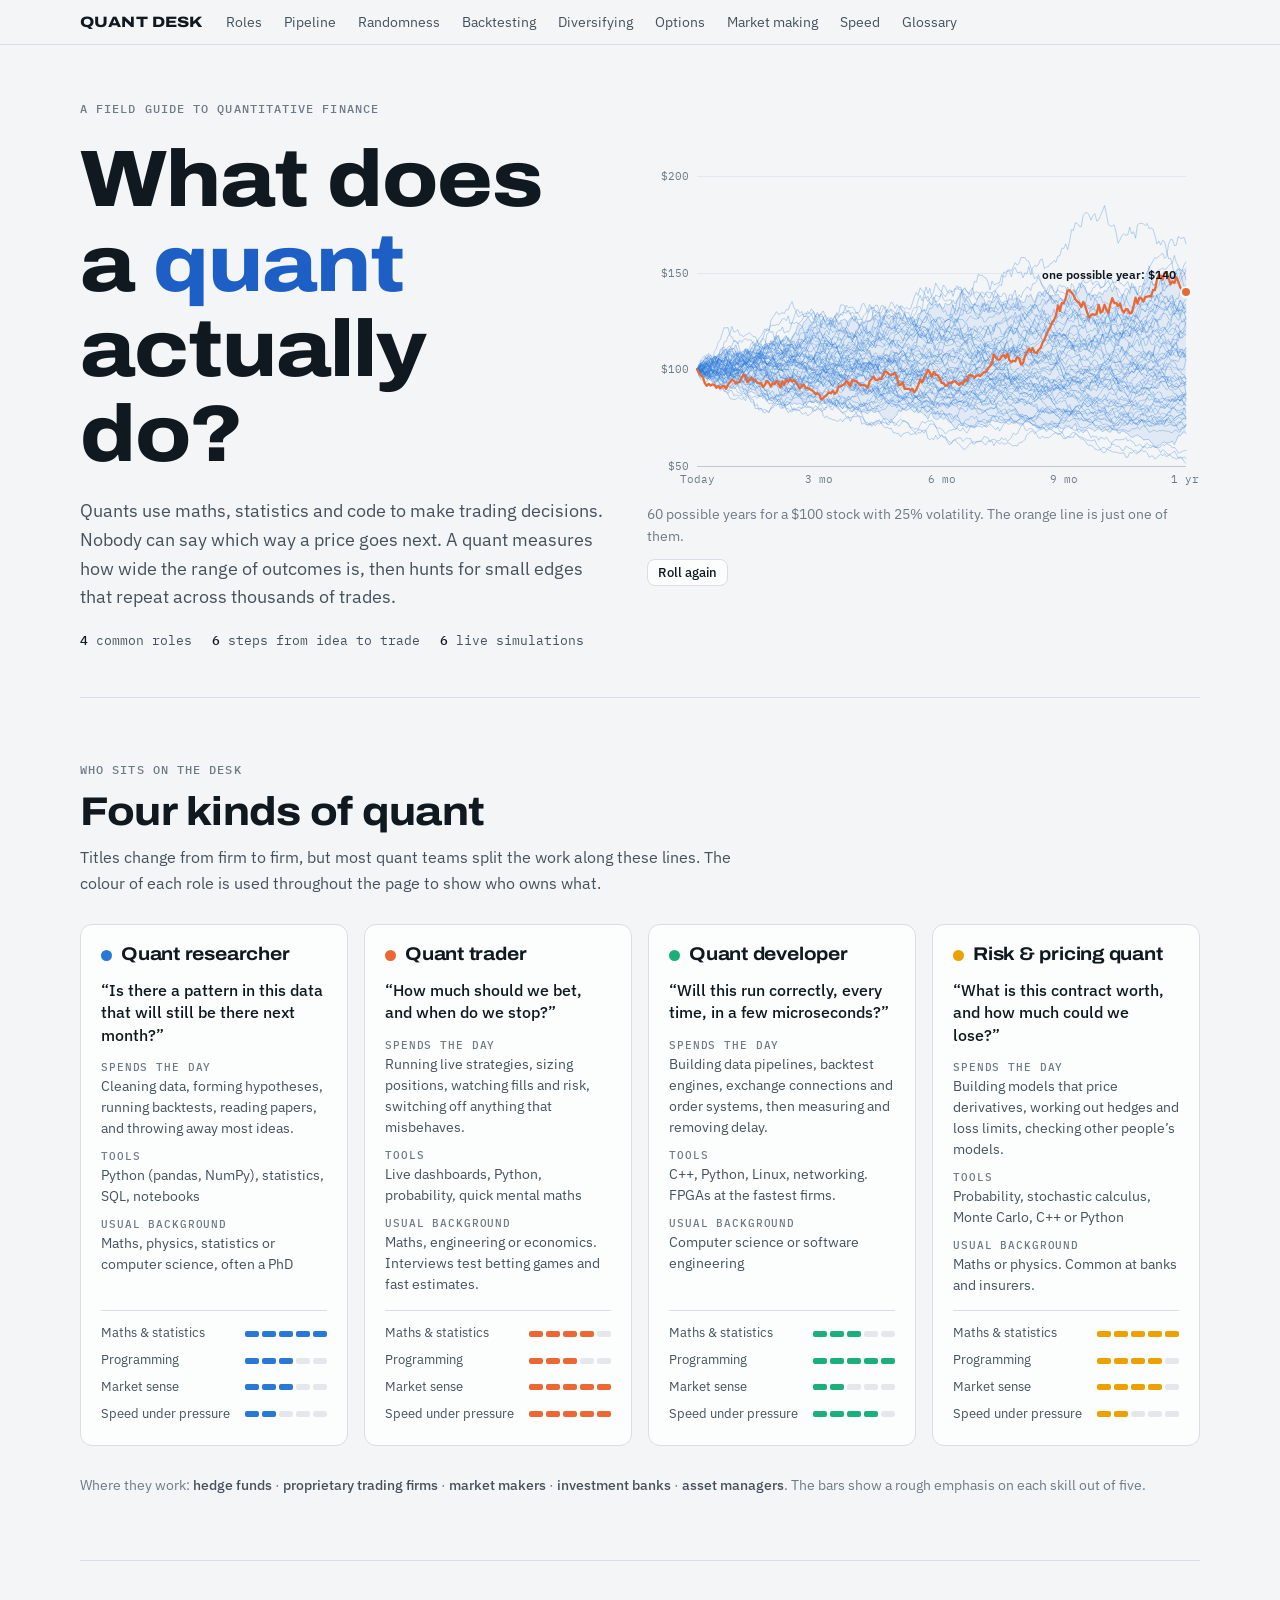
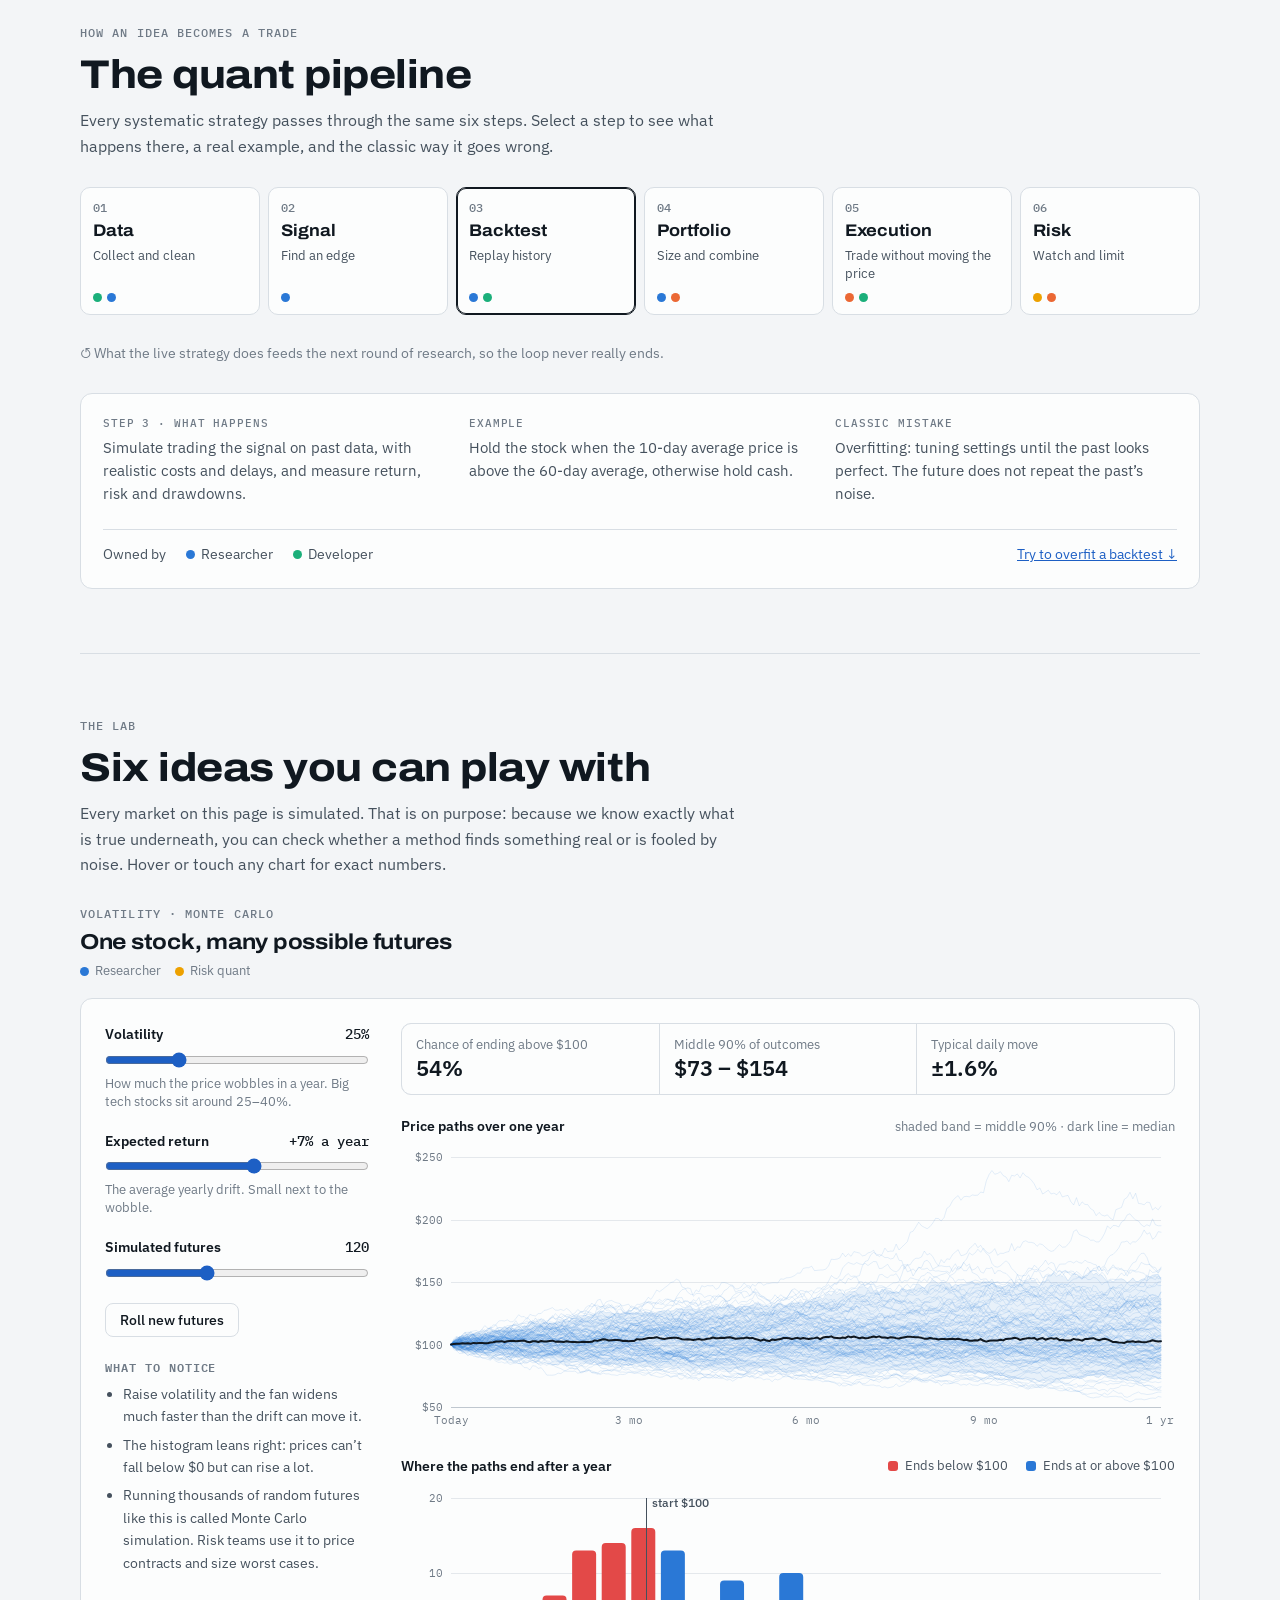
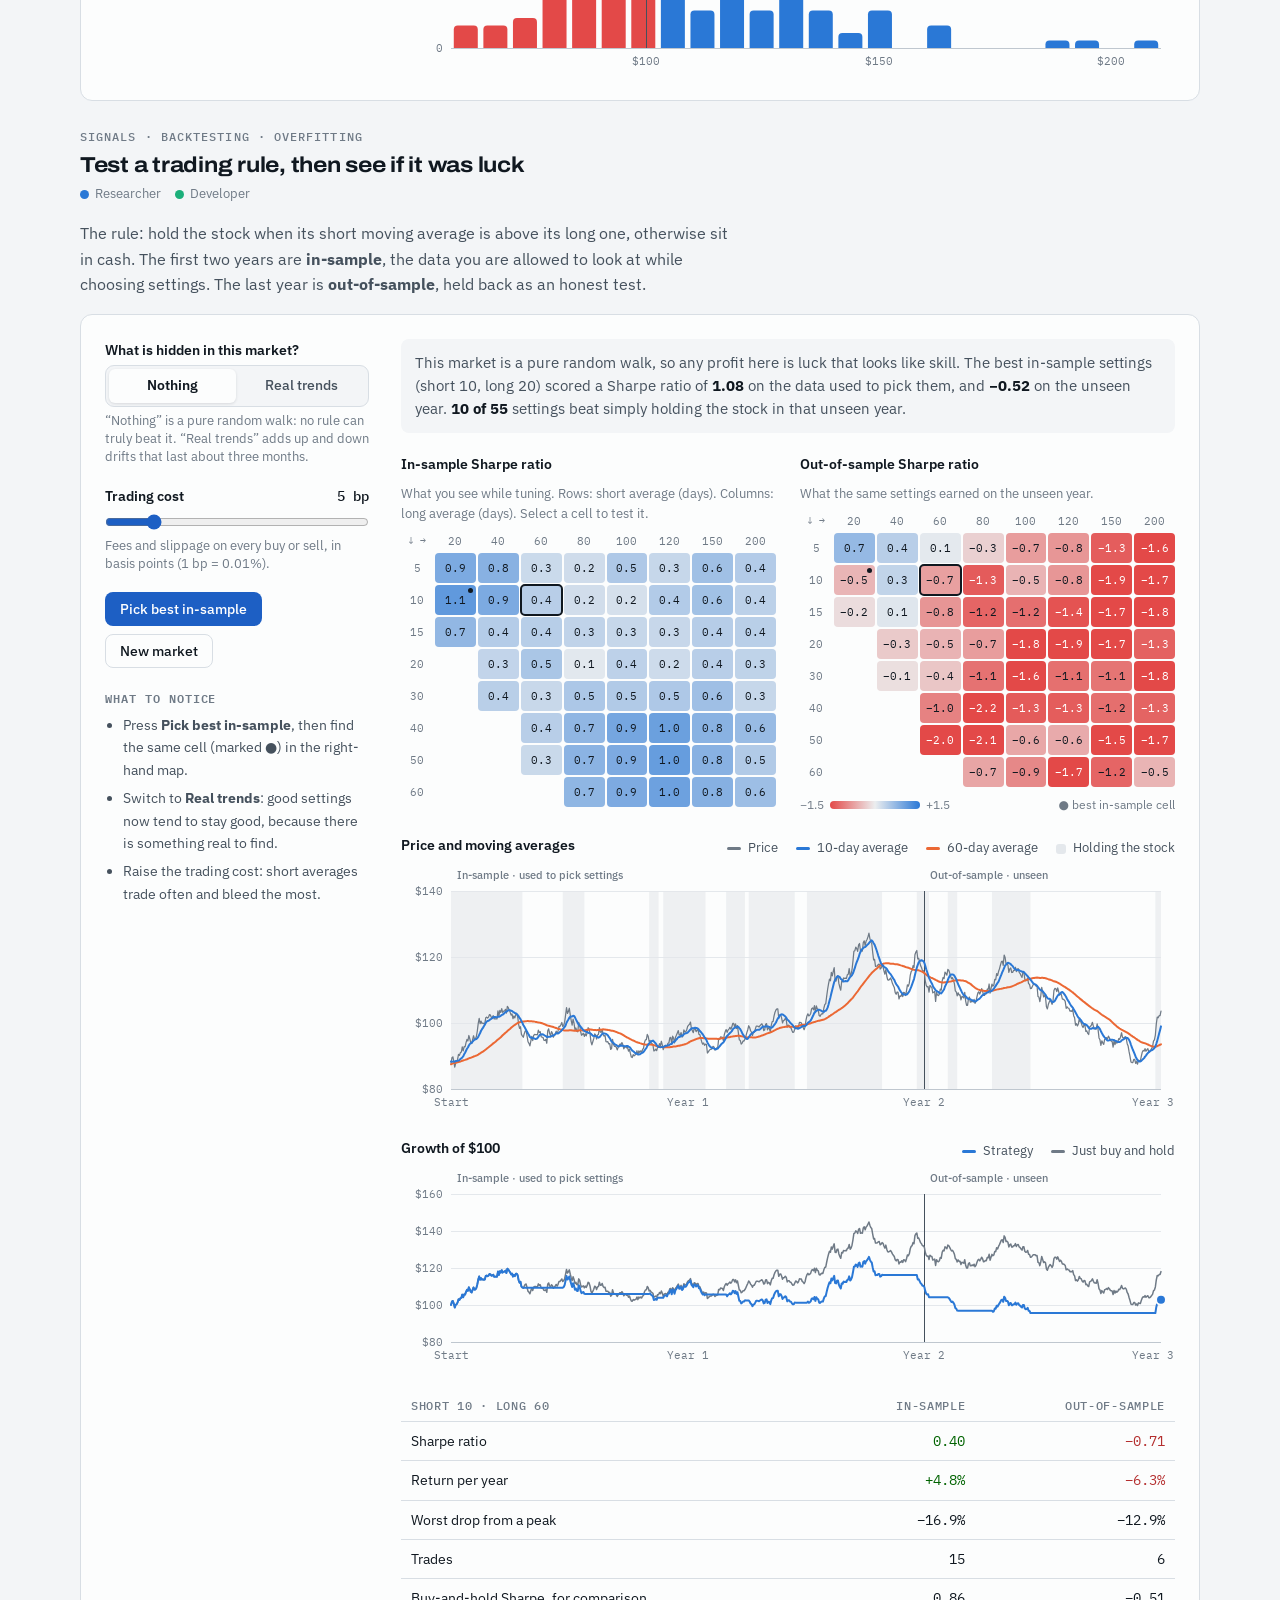
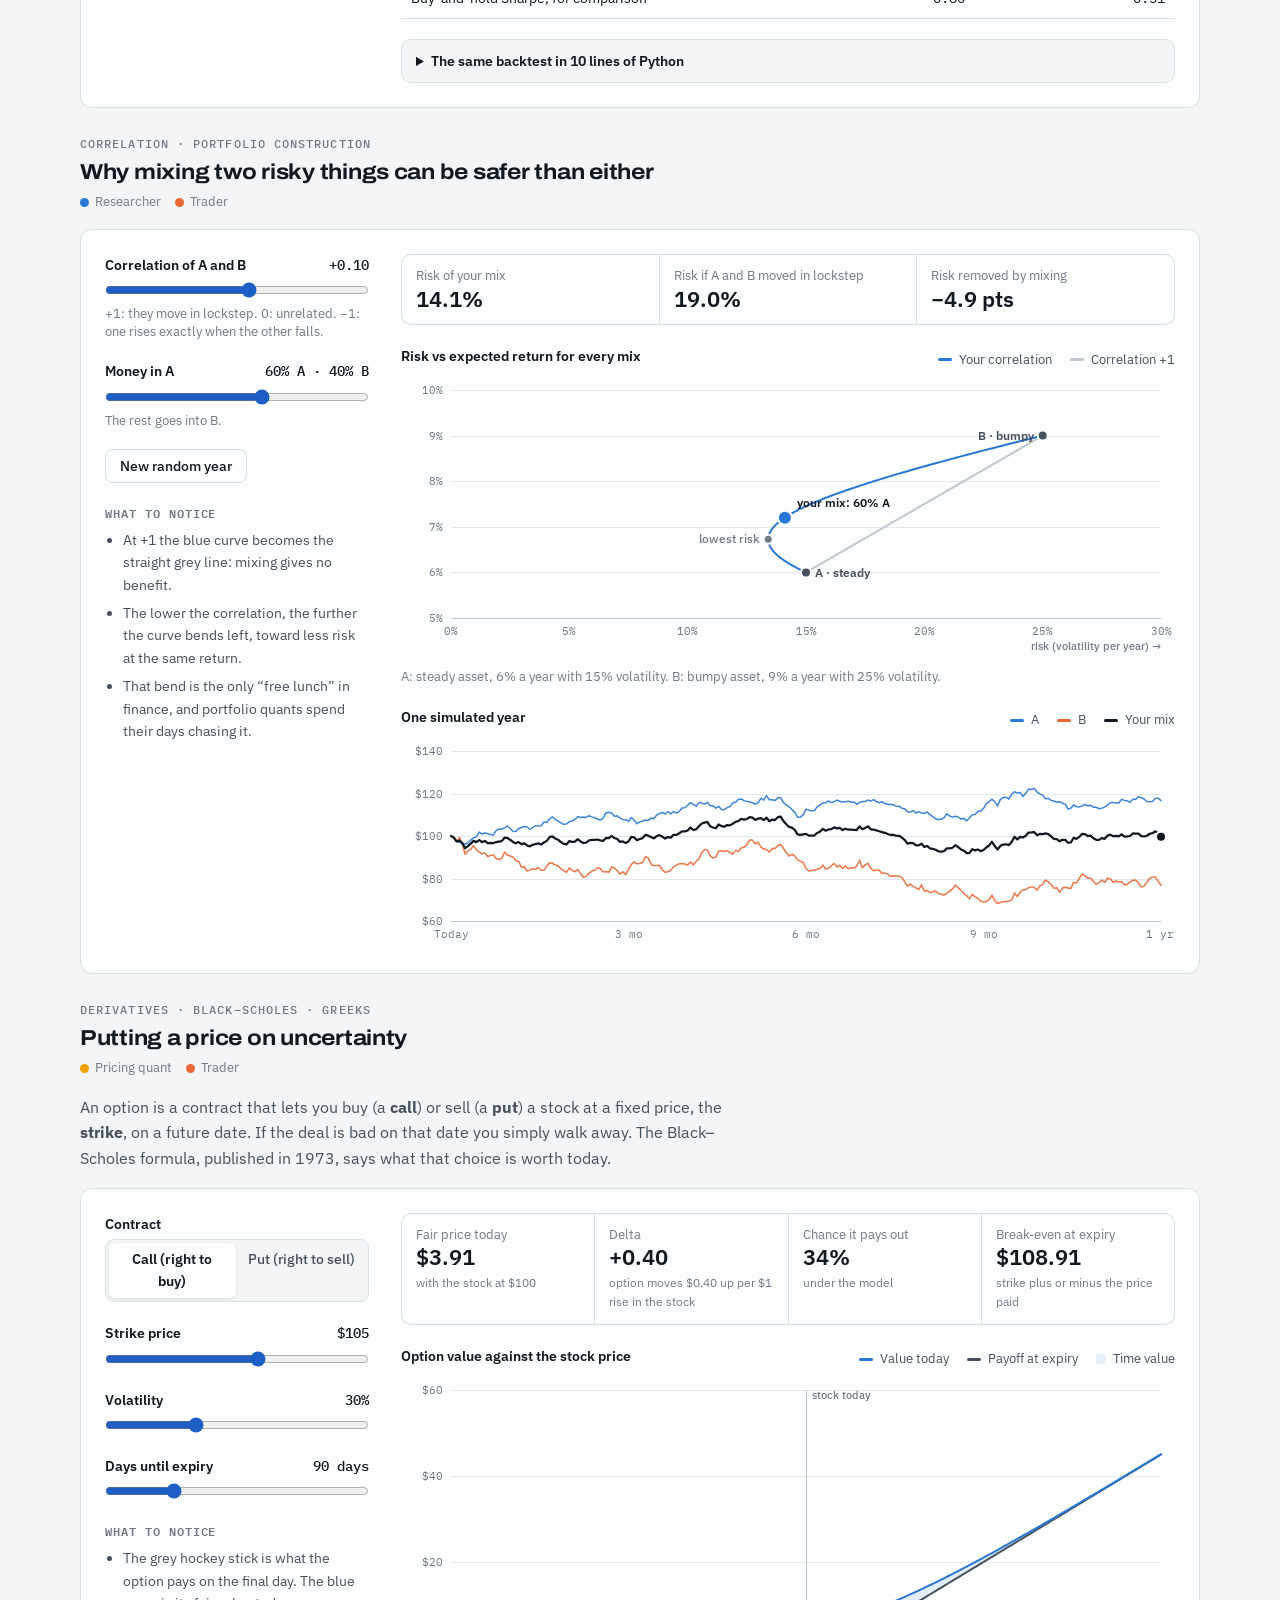
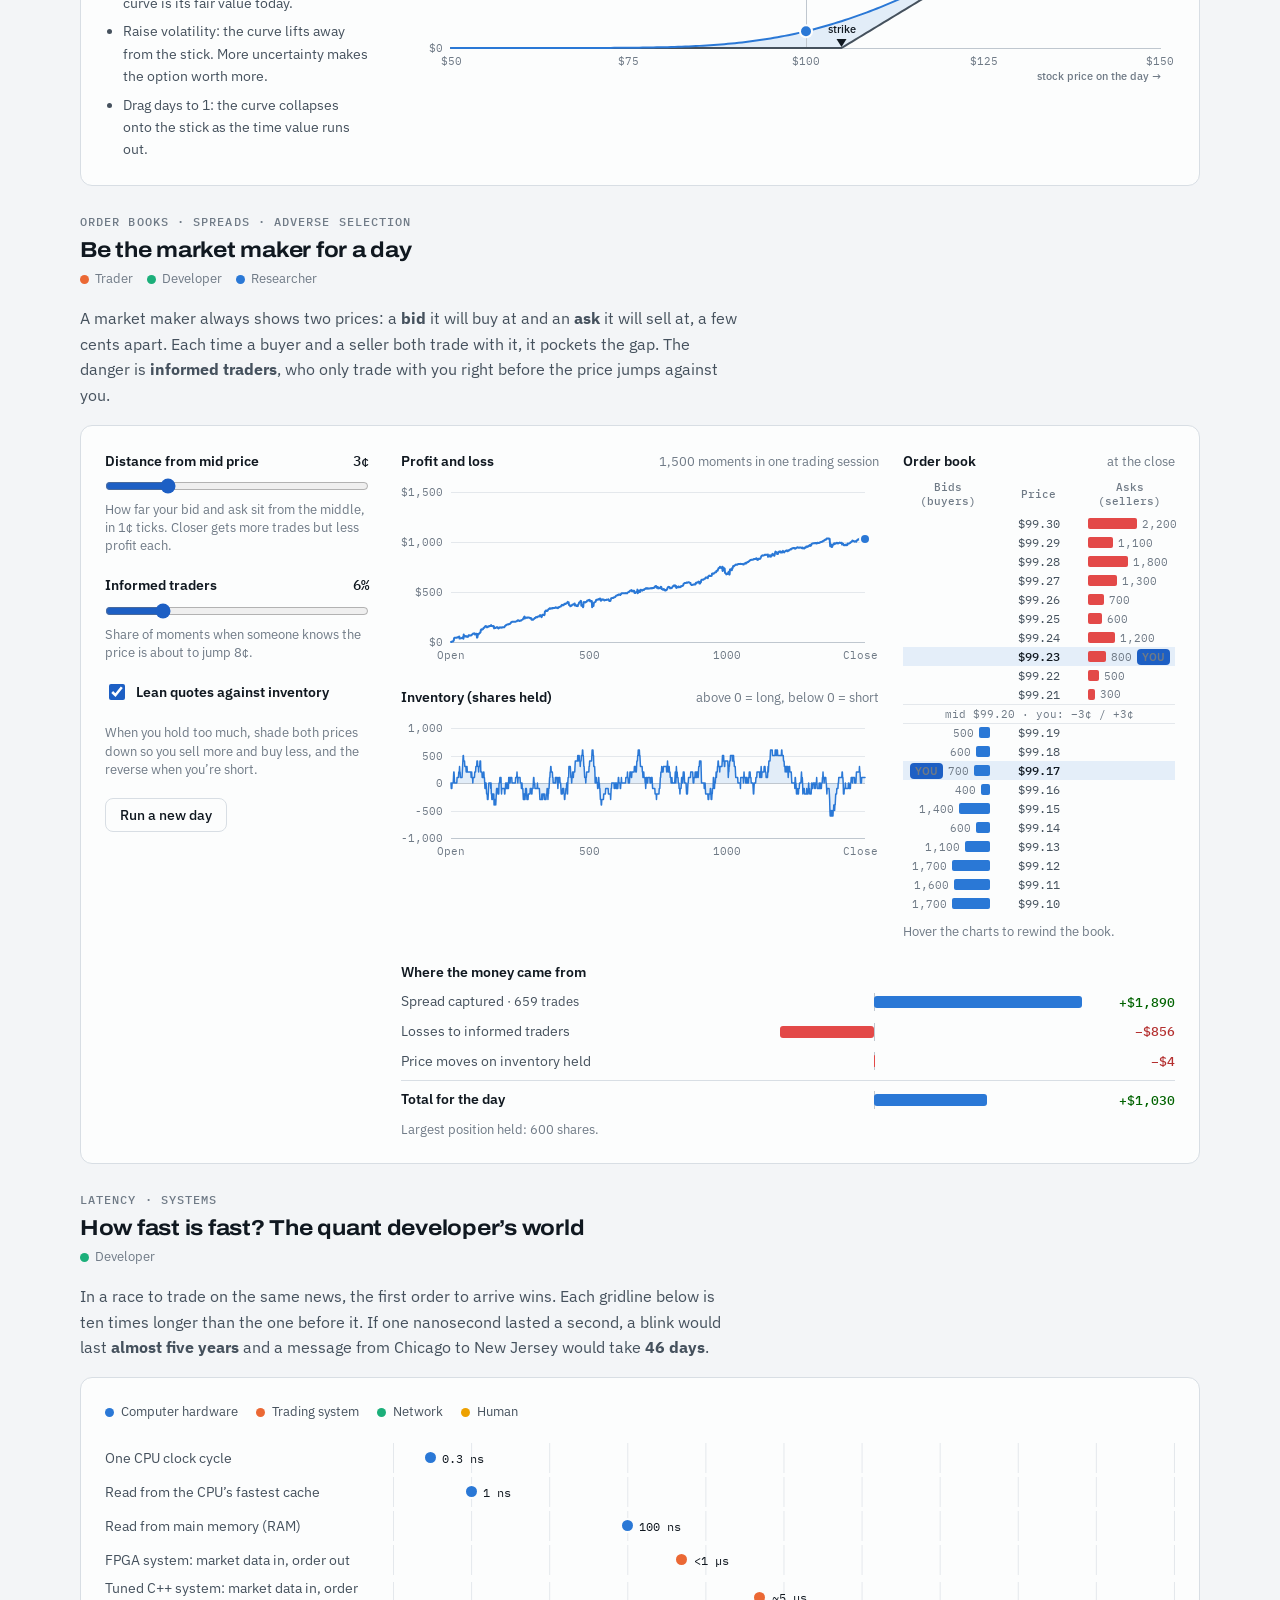
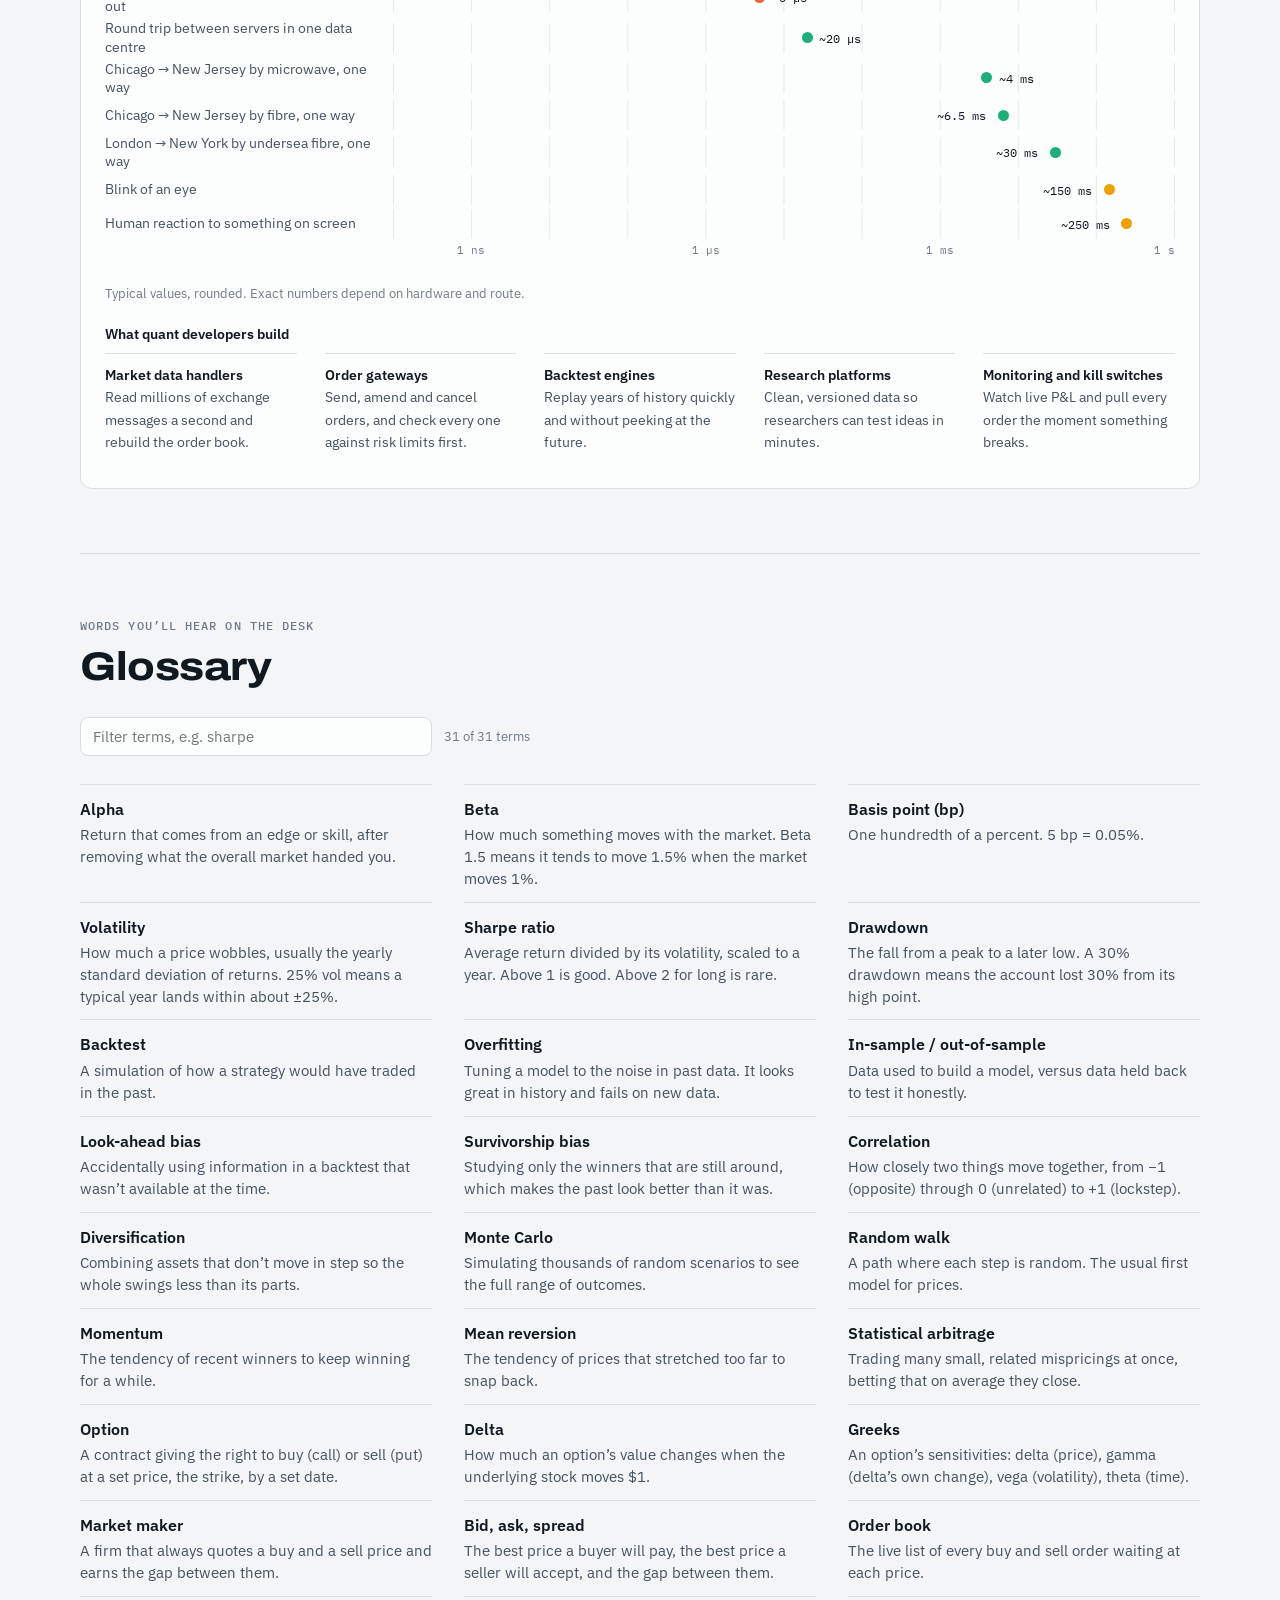
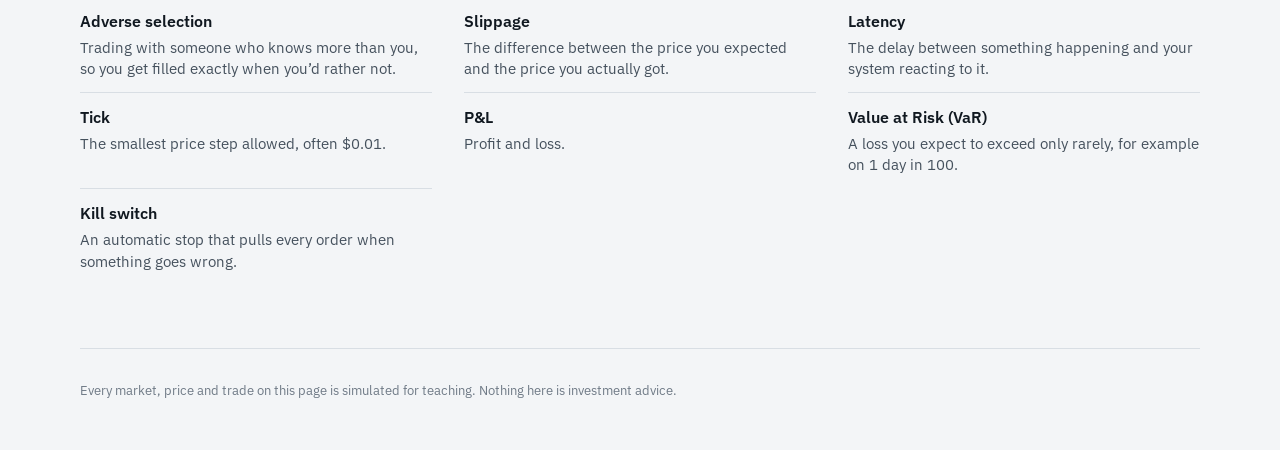
<file: index.html>
<!doctype html>
<html lang="en">
<head>
<meta charset="utf-8">
<meta name="viewport" content="width=device-width, initial-scale=1, viewport-fit=cover">
<title>Inside the Quant Desk</title>
<link rel="preconnect" href="https://fonts.googleapis.com">
<link rel="preconnect" href="https://fonts.gstatic.com" crossorigin>
<link rel="stylesheet" href="https://fonts.googleapis.com/css2?family=Archivo:wdth,wght@62..125,500..800&family=IBM+Plex+Mono:wght@400;500&family=IBM+Plex+Sans:wght@400;500;600&display=swap">
<style>
/* Layout: one 1120px reading column. Each lab is a sheet split into a controls rail and a chart well; hairline rules separate sections like a ledger. */
:root {
  --bg: #f3f5f7;
  --surface: #fcfdfd;
  --ink: #101820;
  --ink-2: #45515d;
  --muted: #6f7a86;
  --line: #d8dee4;
  --grid: #e4e8ec;
  --axis: #bfc7cf;
  --accent: #1d5fc4;
  --accent-ink: #ffffff;
  --accent-wash: rgba(42, 120, 214, 0.11);
  --s1: #2a78d6;
  --s2: #eb6834;
  --s3: #1baf7a;
  --s4: #eda100;
  --s8: #e34948;
  --div-mid: #eceeef;
  --good: #006300;
  --bad: #b42f2f;
  --shadow: rgba(16, 24, 32, 0.12);
  --font-display: 'Archivo', 'Arial Narrow', system-ui, sans-serif;
  --font-body: 'IBM Plex Sans', system-ui, -apple-system, 'Segoe UI', sans-serif;
  --font-mono: 'IBM Plex Mono', ui-monospace, 'SFMono-Regular', Menlo, monospace;
}
@media (prefers-color-scheme: dark) {
  :root:not([data-theme="light"]) {
    --bg: #0d1217; --surface: #151b21; --ink: #edf1f5; --ink-2: #b3bdc7; --muted: #8a95a1;
    --line: #27313b; --grid: #222b34; --axis: #3a4550; --accent: #6ea2f2; --accent-ink: #0d1217;
    --accent-wash: rgba(57, 135, 229, 0.16);
    --s1: #3987e5; --s2: #d95926; --s3: #199e70; --s4: #c98500; --s8: #e66767; --div-mid: #333a41;
    --good: #3ec457; --bad: #ff8080; --shadow: rgba(0, 0, 0, 0.45);
    color-scheme: dark;
  }
}
:root[data-theme="dark"] {
  --bg: #0d1217; --surface: #151b21; --ink: #edf1f5; --ink-2: #b3bdc7; --muted: #8a95a1;
  --line: #27313b; --grid: #222b34; --axis: #3a4550; --accent: #6ea2f2; --accent-ink: #0d1217;
  --accent-wash: rgba(57, 135, 229, 0.16);
  --s1: #3987e5; --s2: #d95926; --s3: #199e70; --s4: #c98500; --s8: #e66767; --div-mid: #333a41;
  --good: #3ec457; --bad: #ff8080; --shadow: rgba(0, 0, 0, 0.45);
  color-scheme: dark;
}

* { box-sizing: border-box; }
body {
  background: var(--bg);
  color: var(--ink);
  font: 16px/1.6 var(--font-body);
  padding-inline: 16px;
  padding-block: 0;
  margin: 0;
}
.page { max-width: 1120px; margin-inline: auto; }
h1, h2, h3 {
  font-family: var(--font-display);
  font-stretch: 112%;
  line-height: 1.06;
  letter-spacing: -0.012em;
  text-wrap: balance;
  margin: 0;
}
h1 { font-size: clamp(2.6rem, 7.2vw, 5rem); font-weight: 800; }
h2 { font-size: clamp(1.8rem, 3.6vw, 2.5rem); font-weight: 750; }
h3 { font-size: 1.35rem; font-weight: 700; }
p { margin: 0; }
a { color: var(--accent); }
code, pre { font-family: var(--font-mono); }
.eyebrow {
  font: 500 12px/1.4 var(--font-mono);
  letter-spacing: 0.09em;
  text-transform: uppercase;
  color: var(--muted);
}
.lede { font-size: 1.12rem; color: var(--ink-2); max-width: 62ch; }
.prose { max-width: 66ch; color: var(--ink-2); }
:focus-visible { outline: 2px solid var(--accent); outline-offset: 2px; }

/* nav */
.nav {
  position: sticky;
  top: env(safe-area-inset-top, 0px);
  z-index: 20;
  background: var(--bg);
  border-bottom: 1px solid var(--line);
  margin-inline: -16px;
  padding-inline: 16px;
}
.nav-in {
  max-width: 1120px;
  margin-inline: auto;
  display: flex;
  align-items: center;
  gap: 22px;
  overflow-x: auto;
  white-space: nowrap;
  padding-block: 11px;
  scrollbar-width: none;
}
.nav-in::-webkit-scrollbar { display: none; }
.brand { font: 800 15px/1 var(--font-display); font-stretch: 118%; color: var(--ink); text-decoration: none; letter-spacing: 0.01em; }
.nav-in a:not(.brand) { color: var(--ink-2); text-decoration: none; font-size: 14px; }
.nav-in a:not(.brand):hover { color: var(--ink); }

/* sections */
section { padding-block: 64px; border-top: 1px solid var(--line); display: flex; flex-direction: column; gap: 28px; }
.sec-head { display: flex; flex-direction: column; gap: 12px; }

/* hero */
.hero {
  display: grid;
  grid-template-columns: minmax(0, 1fr) minmax(0, 1.05fr);
  gap: 40px;
  align-items: center;
  padding-block: 56px 48px;
}
.hero-copy { display: flex; flex-direction: column; gap: 20px; }
.hero h1 em { font-style: normal; color: var(--accent); }
.hero-fig { margin: 0; display: flex; flex-direction: column; gap: 10px; }
.hero-fig figcaption { font-size: 13.5px; color: var(--muted); display: flex; gap: 12px; align-items: baseline; justify-content: space-between; flex-wrap: wrap; }
.facts { display: flex; flex-wrap: wrap; gap: 8px 20px; font: 13px var(--font-mono); color: var(--ink-2); }
.facts b { color: var(--ink); font-weight: 500; }
@media (max-width: 900px) { .hero { grid-template-columns: minmax(0, 1fr); gap: 28px; } }

/* buttons & controls */
.btn {
  font: 500 14px/1 var(--font-body);
  padding: 9px 14px;
  border-radius: 8px;
  border: 1px solid var(--line);
  background: var(--surface);
  color: var(--ink);
  cursor: pointer;
}
.btn:hover { border-color: var(--axis); }
.btn.primary { background: var(--accent); color: var(--accent-ink); border-color: transparent; }
.btn.small { padding: 6px 10px; font-size: 13px; }
.btn-row { display: flex; flex-wrap: wrap; gap: 8px; }
.ctl { display: flex; flex-direction: column; gap: 4px; }
.ctl-top { display: flex; justify-content: space-between; align-items: baseline; gap: 12px; }
.ctl label { font-weight: 600; font-size: 14px; }
.ctl output { font: 500 14px var(--font-mono); font-variant-numeric: tabular-nums; color: var(--ink); }
.ctl input[type="range"] { width: 100%; accent-color: var(--accent); margin: 2px 0; }
.hint { font-size: 12.5px; color: var(--muted); line-height: 1.45; }
.seg { display: flex; gap: 3px; padding: 3px; border-radius: 9px; background: var(--bg); border: 1px solid var(--line); }
.seg label { font-weight: 500; flex: 1; text-align: center; padding: 6px 8px; border-radius: 6px; cursor: pointer; font-size: 13.5px; color: var(--ink-2); position: relative; }
.seg input { position: absolute; opacity: 0; pointer-events: none; }
.seg label:has(input:checked) { background: var(--surface); color: var(--ink); font-weight: 600; box-shadow: 0 1px 3px var(--shadow); }
.seg label:has(input:focus-visible) { outline: 2px solid var(--accent); }
.check { display: flex; gap: 8px; align-items: center; font-size: 14px; font-weight: 600; cursor: pointer; }
.check input { accent-color: var(--accent); width: 16px; height: 16px; }

/* labs */
.lab-wrap { display: flex; flex-direction: column; gap: 16px; scroll-margin-top: 64px; }
.lab-head { display: flex; flex-direction: column; gap: 8px; }
.lab-head .who { display: flex; flex-wrap: wrap; gap: 6px 14px; font-size: 13px; color: var(--muted); }
.lab {
  display: grid;
  grid-template-columns: minmax(0, 16.5rem) minmax(0, 1fr);
  gap: 32px;
  background: var(--surface);
  border: 1px solid var(--line);
  border-radius: 12px;
  padding: 24px;
}
.lab-side, .lab-main { display: flex; flex-direction: column; gap: 20px; min-width: 0; }
.notice { display: flex; flex-direction: column; gap: 6px; font-size: 14px; color: var(--ink-2); }
.notice h4 { margin: 0; font: 600 12px var(--font-mono); letter-spacing: 0.08em; text-transform: uppercase; color: var(--muted); }
.notice ul { margin: 0; padding-left: 18px; display: flex; flex-direction: column; gap: 6px; }
.verdict { font-size: 14.5px; color: var(--ink-2); background: var(--bg); border-radius: 8px; padding: 12px 14px; }
.verdict b { color: var(--ink); }
@media (max-width: 860px) { .lab { grid-template-columns: minmax(0, 1fr); padding: 16px; gap: 24px; } }

/* stat tiles */
.stats {
  display: grid;
  grid-template-columns: repeat(auto-fit, minmax(9.5rem, 1fr));
  gap: 1px;
  background: var(--line);
  border: 1px solid var(--line);
  border-radius: 10px;
  overflow: hidden;
}
.stat { background: var(--surface); padding: 12px 14px; display: flex; flex-direction: column; gap: 2px; }
.stat-l { font-size: 12.5px; color: var(--muted); line-height: 1.35; }
.stat-v { font: 600 1.4rem/1.2 var(--font-body); }
.stat-s { font-size: 12px; color: var(--muted); }
.pos { color: var(--good); }
.neg { color: var(--bad); }

/* charts */
.fig { display: flex; flex-direction: column; gap: 8px; min-width: 0; }
.fig-head { display: flex; justify-content: space-between; align-items: baseline; flex-wrap: wrap; gap: 4px 16px; }
.ct { font-size: 14px; font-weight: 600; }
.cs { font-size: 12.5px; color: var(--muted); }
.chart { position: relative; --h: 260px; }
.chart canvas { display: block; width: 100%; height: var(--h); touch-action: pan-y; }
.chart canvas.ov { position: absolute; inset: 0; height: 100%; pointer-events: none; }
.tip {
  position: absolute;
  z-index: 5;
  pointer-events: none;
  background: var(--surface);
  color: var(--ink);
  border: 1px solid var(--line);
  box-shadow: 0 6px 18px var(--shadow);
  border-radius: 8px;
  padding: 8px 10px;
  font-size: 12.5px;
  line-height: 1.5;
  min-width: 10rem;
  max-width: 16rem;
}
.tip .h { font-weight: 600; margin-bottom: 2px; }
.tip .k { display: flex; justify-content: space-between; gap: 14px; }
.tip .k span:first-child { color: var(--ink-2); display: inline-flex; align-items: center; gap: 6px; }
.tip .k span:last-child { font-family: var(--font-mono); font-variant-numeric: tabular-nums; }
.tip i, .legend i { display: inline-block; width: 14px; height: 3px; border-radius: 2px; background: var(--c); flex: none; }
.legend { display: flex; flex-wrap: wrap; gap: 6px 18px; font-size: 13px; color: var(--ink-2); }
.key { display: inline-flex; align-items: center; gap: 7px; }
.legend i.sq, .tip i.sq { width: 10px; height: 10px; border-radius: 3px; }
.legend i.dot, .tip i.dot { width: 9px; height: 9px; border-radius: 50%; }
.two { display: grid; grid-template-columns: minmax(0, 1fr) minmax(0, 1fr); gap: 24px; }
@media (max-width: 700px) { .two { grid-template-columns: minmax(0, 1fr); } }

/* roles */
.roles { display: grid; grid-template-columns: repeat(4, minmax(0, 1fr)); gap: 16px; }
@media (max-width: 1020px) { .roles { grid-template-columns: repeat(2, minmax(0, 1fr)); } }
@media (max-width: 580px) { .roles { grid-template-columns: minmax(0, 1fr); } }
.role { background: var(--surface); border: 1px solid var(--line); border-radius: 12px; padding: 20px; display: flex; flex-direction: column; gap: 14px; }
.role h3 { font-size: 1.15rem; display: flex; align-items: center; gap: 9px; }
.role h3 i { width: 11px; height: 11px; border-radius: 50%; background: var(--c); flex: none; }
.role .q { font-size: 15.5px; font-weight: 500; line-height: 1.45; }
.role dl { margin: 0; display: flex; flex-direction: column; gap: 10px; font-size: 14px; }
.role dt { font: 500 11px var(--font-mono); letter-spacing: 0.08em; text-transform: uppercase; color: var(--muted); }
.role dd { margin: 2px 0 0; color: var(--ink-2); line-height: 1.5; }
.meters { margin-top: auto; padding-top: 12px; border-top: 1px solid var(--line); display: flex; flex-direction: column; gap: 6px; }
.meter { display: flex; justify-content: space-between; align-items: center; gap: 12px; font-size: 13px; color: var(--ink-2); }
.pips { display: flex; gap: 3px; }
.pips b { width: 14px; height: 6px; border-radius: 2px; background: var(--grid); }
.pips b.on { background: var(--c); }
.where { font-size: 14px; color: var(--muted); }
.where b { color: var(--ink-2); font-weight: 500; }

/* pipeline */
.pipe { list-style: none; margin: 0; padding: 0; display: grid; grid-template-columns: repeat(6, minmax(0, 1fr)); gap: 8px; }
@media (max-width: 920px) { .pipe { grid-template-columns: repeat(3, minmax(0, 1fr)); } }
@media (max-width: 480px) { .pipe { grid-template-columns: repeat(2, minmax(0, 1fr)); } }
.stage {
  width: 100%; height: 100%;
  text-align: left;
  background: var(--surface);
  border: 1px solid var(--line);
  border-radius: 10px;
  padding: 12px;
  cursor: pointer;
  display: flex; flex-direction: column; gap: 6px;
  color: var(--ink);
  font: inherit;
}
.stage:hover { border-color: var(--axis); }
.stage[aria-pressed="true"] { border-color: var(--ink); box-shadow: inset 0 0 0 1px var(--ink); }
.stage .n { font: 500 12px var(--font-mono); color: var(--muted); }
.stage .t { font: 700 1.05rem/1.15 var(--font-display); font-stretch: 108%; }
.stage .d { font-size: 13px; color: var(--ink-2); line-height: 1.4; }
.owners { display: flex; gap: 5px; margin-top: auto; padding-top: 4px; }
.owners i { width: 9px; height: 9px; border-radius: 50%; background: var(--c); }
.loop { font-size: 13.5px; color: var(--muted); }
.stage-detail {
  display: grid;
  grid-template-columns: repeat(3, minmax(0, 1fr));
  gap: 24px;
  background: var(--surface);
  border: 1px solid var(--line);
  border-radius: 12px;
  padding: 22px;
}
.stage-detail h4 { margin: 0 0 6px; font: 500 11px var(--font-mono); letter-spacing: 0.08em; text-transform: uppercase; color: var(--muted); }
.stage-detail p { font-size: 14.5px; color: var(--ink-2); }
.stage-detail .foot { grid-column: 1 / -1; display: flex; flex-wrap: wrap; gap: 8px 20px; align-items: center; padding-top: 14px; border-top: 1px solid var(--line); font-size: 13.5px; color: var(--ink-2); }
.chip { display: inline-flex; align-items: center; gap: 6px; }
.chip i { width: 9px; height: 9px; border-radius: 50%; background: var(--c); }
@media (max-width: 760px) { .stage-detail { grid-template-columns: minmax(0, 1fr); gap: 16px; padding: 16px; } }

/* heatmaps */
.heat { display: grid; grid-template-columns: 2rem repeat(8, minmax(0, 1fr)); gap: 2px; font: 11px var(--font-mono); font-variant-numeric: tabular-nums; }
.heat .hl { color: var(--muted); display: flex; align-items: center; justify-content: center; min-height: 20px; }
.heat .corner { font-size: 10px; }
.cell { position: relative; height: 30px; border: 0; border-radius: 4px; font: inherit; cursor: pointer; padding: 0; }
.cell:disabled { background: transparent; cursor: default; }
.cell.sel { outline: 2px solid var(--ink); outline-offset: -1px; z-index: 1; }
.cell.best::after { content: ""; position: absolute; top: 3px; right: 3px; width: 5px; height: 5px; border-radius: 50%; background: currentColor; }
.heat-cap { display: flex; justify-content: space-between; gap: 8px; font-size: 12px; color: var(--muted); flex-wrap: wrap; }
.scale { display: inline-flex; align-items: center; gap: 6px; }
.scale span.bar { width: 90px; height: 8px; border-radius: 4px; background: linear-gradient(90deg, var(--s8), var(--div-mid), var(--s1)); }

/* tables */
.tbl-wrap { overflow-x: auto; }
table.perf { width: 100%; border-collapse: collapse; font-size: 14px; }
table.perf th, table.perf td { padding: 8px 10px; text-align: right; border-bottom: 1px solid var(--line); white-space: nowrap; }
table.perf th:first-child, table.perf td:first-child { text-align: left; }
table.perf th { font: 500 11.5px var(--font-mono); letter-spacing: 0.06em; text-transform: uppercase; color: var(--muted); }
table.perf td { font-variant-numeric: tabular-nums; }
table.perf td:first-child { white-space: normal; }
table.perf td:not(:first-child) { font-family: var(--font-mono); }
details.code { border: 1px solid var(--line); border-radius: 10px; background: var(--bg); }
details.code summary { cursor: pointer; padding: 10px 14px; font-size: 14px; font-weight: 600; }
details.code pre { margin: 0; padding: 0 14px 14px; overflow-x: auto; font-size: 12.5px; line-height: 1.6; color: var(--ink-2); }

/* order book */
.mm-grid { display: grid; grid-template-columns: minmax(0, 1fr) minmax(0, 17rem); gap: 24px; }
@media (max-width: 760px) { .mm-grid { grid-template-columns: minmax(0, 1fr); } }
.book { width: 100%; border-collapse: collapse; font: 12px var(--font-mono); font-variant-numeric: tabular-nums; table-layout: fixed; }
.book th { font-weight: 500; color: var(--muted); font-size: 11px; padding: 0 4px 6px; text-align: center; }
.book td { padding: 0 4px; height: 19px; vertical-align: middle; }
.book td.px { text-align: center; color: var(--ink-2); width: 4.6rem; }
.book .sz { display: flex; align-items: center; gap: 5px; }
.book td.b .sz { flex-direction: row-reverse; }
.book .sz i { height: 11px; border-radius: 2px; background: var(--c); display: block; flex: none; }
.book .sz span { color: var(--muted); font-size: 11px; }
.book tr.me td { background: var(--accent-wash); }
.book tr.me td.px { color: var(--ink); font-weight: 500; }
.book .you { font: 600 10px var(--font-body); color: var(--accent-ink); background: var(--accent); border-radius: 4px; padding: 1px 5px; }
.book tr.mid td { text-align: center; color: var(--muted); font-size: 11px; border-block: 1px solid var(--grid); }
.brk { display: flex; flex-direction: column; gap: 8px; font-size: 13.5px; }
.brk-row { display: grid; grid-template-columns: minmax(0, 16rem) minmax(0, 1fr) 5.2rem; gap: 10px; align-items: center; }
.brk-row b { text-align: right; font: 500 13px var(--font-mono); font-variant-numeric: tabular-nums; }
.brk-row span { color: var(--ink-2); }
.brk-track { position: relative; height: 12px; }
.brk-track::before { content: ""; position: absolute; left: 50%; top: -3px; bottom: -3px; width: 1px; background: var(--axis); }
.brk-track i { position: absolute; top: 0; height: 12px; border-radius: 3px; }
.brk-row.total { border-top: 1px solid var(--line); padding-top: 8px; font-weight: 600; }
.brk-row.total span { color: var(--ink); }
@media (max-width: 480px) { .brk-row { grid-template-columns: minmax(0, 1fr) 5rem; } .brk-track { grid-column: 1 / -1; grid-row: 2; } }

/* latency */
.lat { display: flex; flex-direction: column; gap: 4px; }
.lat-row { display: grid; grid-template-columns: minmax(0, 17rem) minmax(0, 1fr); gap: 16px; align-items: center; }
.lat-row > span { font-size: 13.5px; color: var(--ink-2); line-height: 1.35; }
.lat-track {
  position: relative; height: 30px;
  background-image: linear-gradient(to right, var(--grid) 1px, transparent 1px);
  background-size: 10% 100%;
  border-right: 1px solid var(--grid);
}
.lat-track .pt { position: absolute; top: 50%; width: 11px; height: 11px; margin: -5.5px 0 0 -5.5px; border-radius: 50%; background: var(--c); box-shadow: 0 0 0 2px var(--surface); }
.lat-track .v { position: absolute; top: 50%; transform: translateY(-50%); font: 12px var(--font-mono); color: var(--ink); white-space: nowrap; }
.lat-axis .lat-track { background: none; border: 0; height: 20px; }
.lat-axis .lat-track span { position: absolute; top: 0; white-space: nowrap; transform: translateX(-50%); font: 11px var(--font-mono); color: var(--muted); }
.lat-axis .lat-track span:last-child { transform: translateX(-100%); }
@media (max-width: 640px) { .lat-row { grid-template-columns: minmax(0, 1fr); gap: 2px; } .lat-row > span { padding-top: 6px; } }
.builds { display: grid; grid-template-columns: repeat(auto-fit, minmax(11.5rem, 1fr)); gap: 0 28px; margin: 0; padding: 0; list-style: none; }
.builds li { padding-block: 10px; border-top: 1px solid var(--line); font-size: 14px; color: var(--ink-2); }
.builds b { color: var(--ink); display: block; font-weight: 600; }

/* glossary */
.gl-bar { display: flex; gap: 12px; align-items: center; flex-wrap: wrap; }
.gl-bar input { font: 15px var(--font-body); padding: 9px 12px; border-radius: 8px; border: 1px solid var(--line); background: var(--surface); color: var(--ink); width: min(100%, 22rem); }
.gloss { display: grid; grid-template-columns: repeat(auto-fill, minmax(17rem, 1fr)); gap: 0 32px; margin: 0; }
.gloss div { padding-block: 12px; border-top: 1px solid var(--line); }
.gloss dt { font-weight: 600; }
.gloss dd { margin: 2px 0 0; color: var(--ink-2); font-size: 14.5px; line-height: 1.5; }
footer { padding-block: 32px 48px; border-top: 1px solid var(--line); font-size: 13px; color: var(--muted); }

@media (prefers-reduced-motion: reduce) { * { scroll-behavior: auto !important; } }
html { scroll-behavior: smooth; }
</style>
</head>
<body>
<nav class="nav" aria-label="Sections">
  <div class="nav-in">
    <a class="brand" href="#top">QUANT DESK</a>
    <a href="#roles">Roles</a>
    <a href="#pipeline">Pipeline</a>
    <a href="#lab-random">Randomness</a>
    <a href="#lab-backtest">Backtesting</a>
    <a href="#lab-diversify">Diversifying</a>
    <a href="#lab-options">Options</a>
    <a href="#lab-mm">Market making</a>
    <a href="#lab-speed">Speed</a>
    <a href="#glossary">Glossary</a>
  </div>
</nav>

<div class="page">

<header class="hero" id="top">
  <div class="hero-copy">
    <p class="eyebrow">A field guide to quantitative finance</p>
    <h1>What does a <em>quant</em> actually do?</h1>
    <p class="lede">Quants use maths, statistics and code to make trading decisions. Nobody can say which way a price goes next. A quant measures how wide the range of outcomes is, then hunts for small edges that repeat across thousands of trades.</p>
    <div class="facts">
      <span><b>4</b> common roles</span>
      <span><b>6</b> steps from idea to trade</span>
      <span><b>6</b> live simulations</span>
    </div>
  </div>
  <figure class="hero-fig">
    <div class="chart" id="hero-chart" style="--h:330px"><canvas aria-label="Sixty simulated one-year price paths for a stock starting at 100 dollars"></canvas></div>
    <figcaption>
      <span>60 possible years for a $100 stock with 25% volatility. The orange line is just one of them.</span>
      <button class="btn small" id="hero-roll" type="button">Roll again</button>
    </figcaption>
  </figure>
</header>

<!-- ROLES -->
<section id="roles">
  <div class="sec-head">
    <p class="eyebrow">Who sits on the desk</p>
    <h2>Four kinds of quant</h2>
    <p class="prose">Titles change from firm to firm, but most quant teams split the work along these lines. The colour of each role is used throughout the page to show who owns what.</p>
  </div>
  <div class="roles">
    <article class="role" style="--c:var(--s1)">
      <h3><i></i>Quant researcher</h3>
      <p class="q">“Is there a pattern in this data that will still be there next month?”</p>
      <dl>
        <div><dt>Spends the day</dt><dd>Cleaning data, forming hypotheses, running backtests, reading papers, and throwing away most ideas.</dd></div>
        <div><dt>Tools</dt><dd>Python (pandas, NumPy), statistics, SQL, notebooks</dd></div>
        <div><dt>Usual background</dt><dd>Maths, physics, statistics or computer science, often a PhD</dd></div>
      </dl>
      <div class="meters" data-m="5,3,3,2"></div>
    </article>
    <article class="role" style="--c:var(--s2)">
      <h3><i></i>Quant trader</h3>
      <p class="q">“How much should we bet, and when do we stop?”</p>
      <dl>
        <div><dt>Spends the day</dt><dd>Running live strategies, sizing positions, watching fills and risk, switching off anything that misbehaves.</dd></div>
        <div><dt>Tools</dt><dd>Live dashboards, Python, probability, quick mental maths</dd></div>
        <div><dt>Usual background</dt><dd>Maths, engineering or economics. Interviews test betting games and fast estimates.</dd></div>
      </dl>
      <div class="meters" data-m="4,3,5,5"></div>
    </article>
    <article class="role" style="--c:var(--s3)">
      <h3><i></i>Quant developer</h3>
      <p class="q">“Will this run correctly, every time, in a few microseconds?”</p>
      <dl>
        <div><dt>Spends the day</dt><dd>Building data pipelines, backtest engines, exchange connections and order systems, then measuring and removing delay.</dd></div>
        <div><dt>Tools</dt><dd>C++, Python, Linux, networking. FPGAs at the fastest firms.</dd></div>
        <div><dt>Usual background</dt><dd>Computer science or software engineering</dd></div>
      </dl>
      <div class="meters" data-m="3,5,2,4"></div>
    </article>
    <article class="role" style="--c:var(--s4)">
      <h3><i></i>Risk &amp; pricing quant</h3>
      <p class="q">“What is this contract worth, and how much could we lose?”</p>
      <dl>
        <div><dt>Spends the day</dt><dd>Building models that price derivatives, working out hedges and loss limits, checking other people’s models.</dd></div>
        <div><dt>Tools</dt><dd>Probability, stochastic calculus, Monte Carlo, C++ or Python</dd></div>
        <div><dt>Usual background</dt><dd>Maths or physics. Common at banks and insurers.</dd></div>
      </dl>
      <div class="meters" data-m="5,4,4,2"></div>
    </article>
  </div>
  <p class="where">Where they work: <b>hedge funds</b> · <b>proprietary trading firms</b> · <b>market makers</b> · <b>investment banks</b> · <b>asset managers</b>. The bars show a rough emphasis on each skill out of five.</p>
</section>

<!-- PIPELINE -->
<section id="pipeline">
  <div class="sec-head">
    <p class="eyebrow">How an idea becomes a trade</p>
    <h2>The quant pipeline</h2>
    <p class="prose">Every systematic strategy passes through the same six steps. Select a step to see what happens there, a real example, and the classic way it goes wrong.</p>
  </div>
  <ol class="pipe" id="pipe"></ol>
  <p class="loop">↺ What the live strategy does feeds the next round of research, so the loop never really ends.</p>
  <div class="stage-detail" id="stage-detail" aria-live="polite"></div>
</section>

<!-- LABS -->
<section id="lab">
  <div class="sec-head">
    <p class="eyebrow">The lab</p>
    <h2>Six ideas you can play with</h2>
    <p class="prose">Every market on this page is simulated. That is on purpose: because we know exactly what is true underneath, you can check whether a method finds something real or is fooled by noise. Hover or touch any chart for exact numbers.</p>
  </div>

  <!-- Lab: randomness -->
  <div class="lab-wrap" id="lab-random">
    <div class="lab-head">
      <p class="eyebrow">Volatility · Monte Carlo</p>
      <h3>One stock, many possible futures</h3>
      <div class="who"><span class="chip" style="--c:var(--s1)"><i></i>Researcher</span><span class="chip" style="--c:var(--s4)"><i></i>Risk quant</span></div>
    </div>
    <div class="lab">
      <div class="lab-side">
        <div class="ctl">
          <div class="ctl-top"><label for="rw-vol">Volatility</label><output id="rw-vol-o"></output></div>
          <input type="range" id="rw-vol" min="5" max="80" step="1" value="25">
          <p class="hint">How much the price wobbles in a year. Big tech stocks sit around 25–40%.</p>
        </div>
        <div class="ctl">
          <div class="ctl-top"><label for="rw-mu">Expected return</label><output id="rw-mu-o"></output></div>
          <input type="range" id="rw-mu" min="-10" max="20" step="1" value="7">
          <p class="hint">The average yearly drift. Small next to the wobble.</p>
        </div>
        <div class="ctl">
          <div class="ctl-top"><label for="rw-n">Simulated futures</label><output id="rw-n-o"></output></div>
          <input type="range" id="rw-n" min="10" max="300" step="10" value="120">
        </div>
        <div class="btn-row"><button class="btn" id="rw-roll" type="button">Roll new futures</button></div>
        <div class="notice">
          <h4>What to notice</h4>
          <ul>
            <li>Raise volatility and the fan widens much faster than the drift can move it.</li>
            <li>The histogram leans right: prices can’t fall below $0 but can rise a lot.</li>
            <li>Running thousands of random futures like this is called Monte Carlo simulation. Risk teams use it to price contracts and size worst cases.</li>
          </ul>
        </div>
      </div>
      <div class="lab-main">
        <div class="stats">
          <div class="stat"><span class="stat-l">Chance of ending above $100</span><span class="stat-v" id="rw-up"></span></div>
          <div class="stat"><span class="stat-l">Middle 90% of outcomes</span><span class="stat-v" id="rw-range"></span></div>
          <div class="stat"><span class="stat-l">Typical daily move</span><span class="stat-v" id="rw-daily"></span></div>
        </div>
        <div class="fig">
          <div class="fig-head"><span class="ct">Price paths over one year</span><span class="cs">shaded band = middle 90% · dark line = median</span></div>
          <div class="chart" id="rw-fan" style="--h:290px"><canvas aria-label="Simulated price paths"></canvas></div>
        </div>
        <div class="fig">
          <div class="fig-head"><span class="ct">Where the paths end after a year</span>
            <span class="legend"><span class="key"><i class="sq" style="--c:var(--s8)"></i>Ends below $100</span><span class="key"><i class="sq" style="--c:var(--s1)"></i>Ends at or above $100</span></span>
          </div>
          <div class="chart" id="rw-hist" style="--h:190px"><canvas aria-label="Histogram of year-end prices"></canvas></div>
        </div>
      </div>
    </div>
  </div>

  <!-- Lab: backtest -->
  <div class="lab-wrap" id="lab-backtest">
    <div class="lab-head">
      <p class="eyebrow">Signals · backtesting · overfitting</p>
      <h3>Test a trading rule, then see if it was luck</h3>
      <div class="who"><span class="chip" style="--c:var(--s1)"><i></i>Researcher</span><span class="chip" style="--c:var(--s3)"><i></i>Developer</span></div>
    </div>
    <p class="prose">The rule: hold the stock when its short moving average is above its long one, otherwise sit in cash. The first two years are <b>in-sample</b>, the data you are allowed to look at while choosing settings. The last year is <b>out-of-sample</b>, held back as an honest test.</p>
    <div class="lab">
      <div class="lab-side">
        <div class="ctl">
          <span class="ctl-top"><label>What is hidden in this market?</label></span>
          <div class="seg" role="radiogroup" aria-label="Market type">
            <label><input type="radio" name="bt-regime" value="random" checked><span>Nothing</span></label>
            <label><input type="radio" name="bt-regime" value="trend"><span>Real trends</span></label>
          </div>
          <p class="hint">“Nothing” is a pure random walk: no rule can truly beat it. “Real trends” adds up and down drifts that last about three months.</p>
        </div>
        <div class="ctl">
          <div class="ctl-top"><label for="bt-cost">Trading cost</label><output id="bt-cost-o"></output></div>
          <input type="range" id="bt-cost" min="0" max="30" step="1" value="5">
          <p class="hint">Fees and slippage on every buy or sell, in basis points (1 bp = 0.01%).</p>
        </div>
        <div class="btn-row">
          <button class="btn primary" id="bt-best" type="button">Pick best in-sample</button>
          <button class="btn" id="bt-new" type="button">New market</button>
        </div>
        <div class="notice">
          <h4>What to notice</h4>
          <ul>
            <li>Press <b>Pick best in-sample</b>, then find the same cell (marked ●) in the right-hand map.</li>
            <li>Switch to <b>Real trends</b>: good settings now tend to stay good, because there is something real to find.</li>
            <li>Raise the trading cost: short averages trade often and bleed the most.</li>
          </ul>
        </div>
      </div>
      <div class="lab-main">
        <p class="verdict" id="bt-verdict"></p>
        <div class="two">
          <div class="fig">
            <span class="ct">In-sample Sharpe ratio</span>
            <span class="cs">What you see while tuning. Rows: short average (days). Columns: long average (days). Select a cell to test it.</span>
            <div class="heat" id="heat-is"></div>
          </div>
          <div class="fig">
            <span class="ct">Out-of-sample Sharpe ratio</span>
            <span class="cs">What the same settings earned on the unseen year.</span>
            <div class="heat" id="heat-oos"></div>
            <div class="heat-cap"><span class="scale">−1.5 <span class="bar"></span> +1.5</span><span>● best in-sample cell</span></div>
          </div>
        </div>
        <div class="fig">
          <div class="fig-head"><span class="ct" id="bt-price-title">Price and moving averages</span>
            <span class="legend"><span class="key"><i style="--c:var(--muted)"></i>Price</span><span class="key"><i style="--c:var(--s1)"></i><span id="bt-fast-l">Short average</span></span><span class="key"><i style="--c:var(--s2)"></i><span id="bt-slow-l">Long average</span></span><span class="key"><i class="sq" style="--c:var(--grid)"></i>Holding the stock</span></span>
          </div>
          <div class="chart" id="bt-price" style="--h:250px"><canvas aria-label="Price with moving averages"></canvas></div>
        </div>
        <div class="fig">
          <div class="fig-head"><span class="ct">Growth of $100</span>
            <span class="legend"><span class="key"><i style="--c:var(--s1)"></i>Strategy</span><span class="key"><i style="--c:var(--muted)"></i>Just buy and hold</span></span>
          </div>
          <div class="chart" id="bt-eq" style="--h:200px"><canvas aria-label="Equity curve of strategy and buy and hold"></canvas></div>
        </div>
        <div class="tbl-wrap">
          <table class="perf" id="bt-table"></table>
        </div>
        <details class="code">
          <summary>The same backtest in 10 lines of Python</summary>
<pre><code>import pandas as pd

def backtest(prices: pd.Series, fast=10, slow=60, cost_bps=5):
    position = (prices.rolling(fast).mean() &gt; prices.rolling(slow).mean()).astype(int)
    trades = position.diff().abs().fillna(0)
    daily = prices.pct_change()
    # act on tomorrow's return: using today's would be looking into the future
    strat = position.shift(1) * daily - trades.shift(1) * cost_bps / 10_000
    sharpe = strat.mean() / strat.std() * 252 ** 0.5
    return strat, sharpe</code></pre>
        </details>
      </div>
    </div>
  </div>

  <!-- Lab: diversification -->
  <div class="lab-wrap" id="lab-diversify">
    <div class="lab-head">
      <p class="eyebrow">Correlation · portfolio construction</p>
      <h3>Why mixing two risky things can be safer than either</h3>
      <div class="who"><span class="chip" style="--c:var(--s1)"><i></i>Researcher</span><span class="chip" style="--c:var(--s2)"><i></i>Trader</span></div>
    </div>
    <div class="lab">
      <div class="lab-side">
        <div class="ctl">
          <div class="ctl-top"><label for="dv-rho">Correlation of A and B</label><output id="dv-rho-o"></output></div>
          <input type="range" id="dv-rho" min="-100" max="100" step="5" value="10">
          <p class="hint">+1: they move in lockstep. 0: unrelated. −1: one rises exactly when the other falls.</p>
        </div>
        <div class="ctl">
          <div class="ctl-top"><label for="dv-w">Money in A</label><output id="dv-w-o"></output></div>
          <input type="range" id="dv-w" min="0" max="100" step="5" value="60">
          <p class="hint">The rest goes into B.</p>
        </div>
        <div class="btn-row"><button class="btn" id="dv-roll" type="button">New random year</button></div>
        <div class="notice">
          <h4>What to notice</h4>
          <ul>
            <li>At +1 the blue curve becomes the straight grey line: mixing gives no benefit.</li>
            <li>The lower the correlation, the further the curve bends left, toward less risk at the same return.</li>
            <li>That bend is the only “free lunch” in finance, and portfolio quants spend their days chasing it.</li>
          </ul>
        </div>
      </div>
      <div class="lab-main">
        <div class="stats">
          <div class="stat"><span class="stat-l">Risk of your mix</span><span class="stat-v" id="dv-risk"></span></div>
          <div class="stat"><span class="stat-l">Risk if A and B moved in lockstep</span><span class="stat-v" id="dv-lock"></span></div>
          <div class="stat"><span class="stat-l">Risk removed by mixing</span><span class="stat-v" id="dv-saved"></span></div>
        </div>
        <div class="fig">
          <div class="fig-head"><span class="ct">Risk vs expected return for every mix</span>
            <span class="legend"><span class="key"><i style="--c:var(--s1)"></i>Your correlation</span><span class="key"><i style="--c:var(--axis)"></i>Correlation +1</span></span>
          </div>
          <div class="chart" id="dv-front" style="--h:280px"><canvas aria-label="Risk and return of portfolios mixing A and B"></canvas></div>
          <span class="cs">A: steady asset, 6% a year with 15% volatility. B: bumpy asset, 9% a year with 25% volatility.</span>
        </div>
        <div class="fig">
          <div class="fig-head"><span class="ct">One simulated year</span>
            <span class="legend"><span class="key"><i style="--c:var(--s1)"></i>A</span><span class="key"><i style="--c:var(--s2)"></i>B</span><span class="key"><i style="--c:var(--ink)"></i>Your mix</span></span>
          </div>
          <div class="chart" id="dv-paths" style="--h:210px"><canvas aria-label="Simulated year for A, B and the mix"></canvas></div>
        </div>
      </div>
    </div>
  </div>

  <!-- Lab: options -->
  <div class="lab-wrap" id="lab-options">
    <div class="lab-head">
      <p class="eyebrow">Derivatives · Black–Scholes · Greeks</p>
      <h3>Putting a price on uncertainty</h3>
      <div class="who"><span class="chip" style="--c:var(--s4)"><i></i>Pricing quant</span><span class="chip" style="--c:var(--s2)"><i></i>Trader</span></div>
    </div>
    <p class="prose">An option is a contract that lets you buy (a <b>call</b>) or sell (a <b>put</b>) a stock at a fixed price, the <b>strike</b>, on a future date. If the deal is bad on that date you simply walk away. The Black–Scholes formula, published in 1973, says what that choice is worth today.</p>
    <div class="lab">
      <div class="lab-side">
        <div class="ctl">
          <span class="ctl-top"><label>Contract</label></span>
          <div class="seg" role="radiogroup" aria-label="Option type">
            <label><input type="radio" name="op-type" value="call" checked><span>Call (right to buy)</span></label>
            <label><input type="radio" name="op-type" value="put"><span>Put (right to sell)</span></label>
          </div>
        </div>
        <div class="ctl">
          <div class="ctl-top"><label for="op-k">Strike price</label><output id="op-k-o"></output></div>
          <input type="range" id="op-k" min="70" max="130" step="1" value="105">
        </div>
        <div class="ctl">
          <div class="ctl-top"><label for="op-vol">Volatility</label><output id="op-vol-o"></output></div>
          <input type="range" id="op-vol" min="5" max="80" step="1" value="30">
        </div>
        <div class="ctl">
          <div class="ctl-top"><label for="op-days">Days until expiry</label><output id="op-days-o"></output></div>
          <input type="range" id="op-days" min="1" max="365" step="1" value="90">
        </div>
        <div class="notice">
          <h4>What to notice</h4>
          <ul>
            <li>The grey hockey stick is what the option pays on the final day. The blue curve is its fair value today.</li>
            <li>Raise volatility: the curve lifts away from the stick. More uncertainty makes the option worth more.</li>
            <li>Drag days to 1: the curve collapses onto the stick as the time value runs out.</li>
          </ul>
        </div>
      </div>
      <div class="lab-main">
        <div class="stats">
          <div class="stat"><span class="stat-l">Fair price today</span><span class="stat-v" id="op-price"></span><span class="stat-s">with the stock at $100</span></div>
          <div class="stat"><span class="stat-l">Delta</span><span class="stat-v" id="op-delta"></span><span class="stat-s" id="op-delta-s"></span></div>
          <div class="stat"><span class="stat-l">Chance it pays out</span><span class="stat-v" id="op-itm"></span><span class="stat-s">under the model</span></div>
          <div class="stat"><span class="stat-l">Break-even at expiry</span><span class="stat-v" id="op-be"></span><span class="stat-s">strike plus or minus the price paid</span></div>
        </div>
        <div class="fig">
          <div class="fig-head"><span class="ct">Option value against the stock price</span>
            <span class="legend"><span class="key"><i style="--c:var(--s1)"></i>Value today</span><span class="key"><i style="--c:var(--ink-2)"></i>Payoff at expiry</span><span class="key"><i class="sq" style="--c:var(--accent-wash)"></i>Time value</span></span>
          </div>
          <div class="chart" id="op-chart" style="--h:310px"><canvas aria-label="Option value curve and payoff"></canvas></div>
        </div>
      </div>
    </div>
  </div>

  <!-- Lab: market making -->
  <div class="lab-wrap" id="lab-mm">
    <div class="lab-head">
      <p class="eyebrow">Order books · spreads · adverse selection</p>
      <h3>Be the market maker for a day</h3>
      <div class="who"><span class="chip" style="--c:var(--s2)"><i></i>Trader</span><span class="chip" style="--c:var(--s3)"><i></i>Developer</span><span class="chip" style="--c:var(--s1)"><i></i>Researcher</span></div>
    </div>
    <p class="prose">A market maker always shows two prices: a <b>bid</b> it will buy at and an <b>ask</b> it will sell at, a few cents apart. Each time a buyer and a seller both trade with it, it pockets the gap. The danger is <b>informed traders</b>, who only trade with you right before the price jumps against you.</p>
    <div class="lab">
      <div class="lab-side">
        <div class="ctl">
          <div class="ctl-top"><label for="mm-half">Distance from mid price</label><output id="mm-half-o"></output></div>
          <input type="range" id="mm-half" min="1" max="10" step="1" value="3">
          <p class="hint">How far your bid and ask sit from the middle, in 1¢ ticks. Closer gets more trades but less profit each.</p>
        </div>
        <div class="ctl">
          <div class="ctl-top"><label for="mm-inf">Informed traders</label><output id="mm-inf-o"></output></div>
          <input type="range" id="mm-inf" min="0" max="30" step="1" value="6">
          <p class="hint">Share of moments when someone knows the price is about to jump 8¢.</p>
        </div>
        <label class="check"><input type="checkbox" id="mm-skew" checked>Lean quotes against inventory</label>
        <p class="hint">When you hold too much, shade both prices down so you sell more and buy less, and the reverse when you’re short.</p>
        <div class="btn-row"><button class="btn" id="mm-run" type="button">Run a new day</button></div>
      </div>
      <div class="lab-main">
        <div class="mm-grid">
          <div class="fig" style="gap:16px">
            <div class="fig">
              <div class="fig-head"><span class="ct">Profit and loss</span><span class="cs">1,500 moments in one trading session</span></div>
              <div class="chart" id="mm-pnl" style="--h:190px"><canvas aria-label="Market maker profit and loss"></canvas></div>
            </div>
            <div class="fig">
              <div class="fig-head"><span class="ct">Inventory (shares held)</span><span class="cs">above 0 = long, below 0 = short</span></div>
              <div class="chart" id="mm-inv" style="--h:150px"><canvas aria-label="Market maker inventory"></canvas></div>
            </div>
          </div>
          <div class="fig">
            <div class="fig-head"><span class="ct">Order book</span><span class="cs" id="mm-book-t"></span></div>
            <table class="book" id="mm-book" aria-label="Order book"></table>
            <span class="cs">Hover the charts to rewind the book.</span>
          </div>
        </div>
        <div class="fig">
          <span class="ct">Where the money came from</span>
          <div class="brk" id="mm-brk"></div>
        </div>
      </div>
    </div>
  </div>

  <!-- Lab: speed -->
  <div class="lab-wrap" id="lab-speed">
    <div class="lab-head">
      <p class="eyebrow">Latency · systems</p>
      <h3>How fast is fast? The quant developer’s world</h3>
      <div class="who"><span class="chip" style="--c:var(--s3)"><i></i>Developer</span></div>
    </div>
    <p class="prose">In a race to trade on the same news, the first order to arrive wins. Each gridline below is ten times longer than the one before it. If one nanosecond lasted a second, a blink would last <b>almost five years</b> and a message from Chicago to New Jersey would take <b>46 days</b>.</p>
    <div class="lab" style="grid-template-columns:minmax(0,1fr)">
      <div class="lab-main">
        <div class="legend" id="lat-legend"></div>
        <div class="lat" id="lat"></div>
        <span class="cs">Typical values, rounded. Exact numbers depend on hardware and route.</span>
        <div class="fig">
          <span class="ct">What quant developers build</span>
          <ul class="builds">
            <li><b>Market data handlers</b>Read millions of exchange messages a second and rebuild the order book.</li>
            <li><b>Order gateways</b>Send, amend and cancel orders, and check every one against risk limits first.</li>
            <li><b>Backtest engines</b>Replay years of history quickly and without peeking at the future.</li>
            <li><b>Research platforms</b>Clean, versioned data so researchers can test ideas in minutes.</li>
            <li><b>Monitoring and kill switches</b>Watch live P&amp;L and pull every order the moment something breaks.</li>
          </ul>
        </div>
      </div>
    </div>
  </div>
</section>

<!-- GLOSSARY -->
<section id="glossary">
  <div class="sec-head">
    <p class="eyebrow">Words you’ll hear on the desk</p>
    <h2>Glossary</h2>
  </div>
  <div class="gl-bar">
    <input id="gl-q" type="search" placeholder="Filter terms, e.g. sharpe" aria-label="Filter glossary">
    <span class="cs" id="gl-n"></span>
  </div>
  <dl class="gloss" id="gloss"></dl>
</section>

<footer>Every market, price and trade on this page is simulated for teaching. Nothing here is investment advice.</footer>
</div>

<script>
(() => {
'use strict';
const $ = (s, r = document) => r.querySelector(s);
const $$ = (s, r = document) => [...r.querySelectorAll(s)];
const cssv = n => getComputedStyle(document.documentElement).getPropertyValue(n).trim();
const RM = matchMedia('(prefers-reduced-motion: reduce)');
const clamp = (v, a, b) => Math.max(a, Math.min(b, v));

/* ---------- maths ---------- */
function rng(seed) {
  let a = seed >>> 0;
  return () => {
    a = (a + 0x6D2B79F5) | 0;
    let t = Math.imul(a ^ (a >>> 15), 1 | a);
    t = (t + Math.imul(t ^ (t >>> 7), 61 | t)) ^ t;
    return ((t ^ (t >>> 14)) >>> 0) / 4294967296;
  };
}
function gauss(r) { let u = 0; while (u === 0) u = r(); return Math.sqrt(-2 * Math.log(u)) * Math.cos(2 * Math.PI * r()); }
function erf(x) {
  const s = Math.sign(x); x = Math.abs(x);
  const t = 1 / (1 + 0.3275911 * x);
  return s * (1 - (((((1.061405429 * t - 1.453152027) * t) + 1.421413741) * t - 0.284496736) * t + 0.254829592) * t * Math.exp(-x * x));
}
const ncdf = x => 0.5 * (1 + erf(x / Math.SQRT2));
function quant(sorted, q) { const p = (sorted.length - 1) * q, lo = Math.floor(p), hi = Math.ceil(p); return sorted[lo] + (sorted[hi] - sorted[lo]) * (p - lo); }
function genPaths(seed, n, steps, mu, sigma) {
  const r = rng(seed), dt = 1 / 252, a = (mu - sigma * sigma / 2) * dt, b = sigma * Math.sqrt(dt), out = [];
  for (let p = 0; p < n; p++) {
    const x = new Float64Array(steps + 1); x[0] = 100;
    for (let t = 1; t <= steps; t++) x[t] = x[t - 1] * Math.exp(a + b * gauss(r));
    out.push(x);
  }
  return out;
}
function bands(P, qs) {
  const steps = P[0].length, res = qs.map(() => new Float64Array(steps)), col = new Float64Array(P.length);
  for (let t = 0; t < steps; t++) {
    for (let p = 0; p < P.length; p++) col[p] = P[p][t];
    col.sort();
    qs.forEach((q, i) => { res[i][t] = quant(col, q); });
  }
  return res;
}

/* ---------- formatting ---------- */
const MINUS = '−';
const pct = (v, d = 0) => (v < 0 ? MINUS : '') + Math.abs(v * 100).toFixed(d) + '%';
const spct = (v, d = 1) => (v > 0 ? '+' : v < 0 ? MINUS : '') + Math.abs(v * 100).toFixed(d) + '%';
const money = (v, d = 0) => (v < 0 ? MINUS : '') + '$' + Math.abs(v).toLocaleString('en-US', { minimumFractionDigits: d, maximumFractionDigits: d });
const smoney = (v, d = 0) => (v > 0 ? '+' : '') + money(v, d);
const num = (v, d = 2) => (v < 0 ? MINUS : '') + Math.abs(v).toFixed(d);
const snum = (v, d = 2) => (v > 0 ? '+' : '') + num(v, d);
const tone = v => v > 0 ? 'pos' : v < 0 ? 'neg' : '';

/* ---------- canvas chart kit ---------- */
function prep(cv) {
  const w = cv.clientWidth, h = cv.clientHeight, dpr = Math.min(window.devicePixelRatio || 1, 2);
  const W = Math.max(1, Math.round(w * dpr)), H = Math.max(1, Math.round(h * dpr));
  if (cv.width !== W || cv.height !== H) { cv.width = W; cv.height = H; }
  const ctx = cv.getContext('2d');
  ctx.setTransform(dpr, 0, 0, dpr, 0, 0);
  ctx.clearRect(0, 0, w, h);
  return { ctx, w, h };
}
function niceScale(min, max, count = 4, int = false) {
  if (!(max > min)) { min -= 1; max += 1; }
  const raw = (max - min) / count, mag = Math.pow(10, Math.floor(Math.log10(raw))), n = raw / mag;
  let step = (n > 5 ? 10 : n > 2 ? 5 : n > 1 ? 2 : 1) * mag;
  if (int) step = Math.max(1, Math.round(step));
  const lo = Math.floor(min / step) * step, hi = Math.ceil(max / step) * step, ticks = [];
  for (let v = lo; v <= hi + step * 1e-6; v += step) ticks.push(Math.round(v / step) * step);
  return { min: lo, max: hi, ticks };
}
function frame(ctx, w, h, o) {
  const pl = o.pl ?? 50, pr = o.pr ?? 14, pt = o.pt ?? 12, pb = o.pb ?? 28;
  const X0 = pl, X1 = w - pr, Y0 = pt, Y1 = h - pb;
  const ys = niceScale(o.yMin, o.yMax, o.yCount ?? 4, o.int);
  const sx = v => X0 + (v - o.xMin) / (o.xMax - o.xMin) * (X1 - X0);
  const sy = v => Y1 - (v - ys.min) / (ys.max - ys.min) * (Y1 - Y0);
  ctx.font = `11px ${cssv('--font-mono')}`;
  ctx.lineWidth = 1;
  ctx.fillStyle = cssv('--muted');
  ctx.strokeStyle = cssv('--grid');
  ctx.textAlign = 'right'; ctx.textBaseline = 'middle';
  for (const t of ys.ticks) {
    const y = Math.round(sy(t)) + 0.5;
    if (t !== ys.min) { ctx.beginPath(); ctx.moveTo(X0, y); ctx.lineTo(X1, y); ctx.stroke(); }
    ctx.fillText(o.yFmt(t), X0 - 8, y);
  }
  if (o.zero && ys.min < 0 && ys.max > 0) {
    ctx.strokeStyle = cssv('--axis');
    const y = Math.round(sy(0)) + 0.5; ctx.beginPath(); ctx.moveTo(X0, y); ctx.lineTo(X1, y); ctx.stroke();
  }
  ctx.strokeStyle = cssv('--axis');
  const yb = Math.round(Y1) + 0.5; ctx.beginPath(); ctx.moveTo(X0, yb); ctx.lineTo(X1, yb); ctx.stroke();
  ctx.textAlign = 'center'; ctx.textBaseline = 'top';
  for (const t of o.xTicks) {
    const s = o.xFmt(t), half = ctx.measureText(s).width / 2;
    ctx.fillText(s, clamp(sx(t), half + 1, w - half - 1), Y1 + 8);
  }
  return { sx, sy, X0, X1, Y0, Y1, ys, xMin: o.xMin, xMax: o.xMax };
}
function stroke(ctx, n, fx, fy, color, width = 2, alpha = 1) {
  ctx.save(); ctx.globalAlpha = alpha; ctx.strokeStyle = color; ctx.lineWidth = width; ctx.lineJoin = 'round'; ctx.lineCap = 'round';
  ctx.beginPath();
  for (let i = 0; i < n; i++) { const x = fx(i), y = fy(i); if (i) ctx.lineTo(x, y); else ctx.moveTo(x, y); }
  ctx.stroke(); ctx.restore();
}
function fillBetween(ctx, n, fx, fyTop, fyBot, color, alpha) {
  ctx.save(); ctx.globalAlpha = alpha; ctx.fillStyle = color; ctx.beginPath();
  for (let i = 0; i < n; i++) { const x = fx(i), y = fyTop(i); if (i) ctx.lineTo(x, y); else ctx.moveTo(x, y); }
  for (let i = n - 1; i >= 0; i--) ctx.lineTo(fx(i), fyBot(i));
  ctx.closePath(); ctx.fill(); ctx.restore();
}
function dot(ctx, x, y, color, r = 4) {
  ctx.beginPath(); ctx.arc(x, y, r + 2, 0, Math.PI * 2); ctx.fillStyle = cssv('--surface'); ctx.fill();
  ctx.beginPath(); ctx.arc(x, y, r, 0, Math.PI * 2); ctx.fillStyle = color; ctx.fill();
}
function vline(ctx, g, x, color) {
  ctx.save(); ctx.strokeStyle = color || cssv('--axis'); ctx.lineWidth = 1;
  const xx = Math.round(x) + 0.5; ctx.beginPath(); ctx.moveTo(xx, g.Y0); ctx.lineTo(xx, g.Y1); ctx.stroke(); ctx.restore();
}
function label(ctx, text, x, y, o = {}) {
  ctx.save();
  ctx.font = `${o.weight || 500} ${o.size || 12}px ${cssv('--font-body')}`;
  ctx.fillStyle = cssv(o.color || '--ink-2');
  ctx.textAlign = o.align || 'left'; ctx.textBaseline = o.base || 'middle';
  ctx.fillText(text, x, y); ctx.restore();
}
function colBar(ctx, x, y, w, h, r, color) {
  if (h <= 0 || w <= 0) return;
  r = Math.min(r, w / 2, h);
  ctx.beginPath(); ctx.moveTo(x, y + h); ctx.lineTo(x, y + r); ctx.arcTo(x, y, x + r, y, r);
  ctx.lineTo(x + w - r, y); ctx.arcTo(x + w, y, x + w, y + r, r); ctx.lineTo(x + w, y + h); ctx.closePath();
  ctx.fillStyle = color; ctx.fill();
}

const all = [];
const ro = new ResizeObserver(es => { for (const e of es) e.target._draw && e.target._draw(); });
function chart(sel) {
  const el = $(sel), base = el.querySelector('canvas'), ov = document.createElement('canvas'), tip = document.createElement('div');
  ov.className = 'ov'; ov.setAttribute('aria-hidden', 'true'); tip.className = 'tip'; tip.hidden = true;
  el.append(ov, tip);
  return { el, base, ov, tip, g: null };
}
function watch(c, draw) { c.draw = draw; c.el._draw = draw; all.push(c); ro.observe(c.el); }
function clearOv(c) { prep(c.ov); c.tip.hidden = true; }
function onHover(c, move, leave) {
  const h = e => { const r = c.base.getBoundingClientRect(); if (c.g) move(e.clientX - r.left, e.clientY - r.top); };
  c.base.addEventListener('pointermove', h);
  c.base.addEventListener('pointerdown', h);
  c.base.addEventListener('pointerleave', () => { clearOv(c); leave && leave(); });
}
function tipAt(c, x, y, html) {
  const t = c.tip; t.innerHTML = html; t.hidden = false;
  const w = c.el.clientWidth, tw = t.offsetWidth, th = t.offsetHeight;
  let left = x + 16; if (left + tw > w) left = x - tw - 16; left = Math.max(0, left);
  let top = y - th - 12; if (top < 0) top = Math.min(y + 16, c.el.clientHeight - th);
  t.style.left = left + 'px'; t.style.top = Math.max(0, top) + 'px';
}
const row = (k, v, c, cls = '') => `<div class="k"><span>${c ? `<i class="${cls}" style="--c:${c}"></i>` : ''}${k}</span><span>${v}</span></div>`;
function idxAt(g, x, n) { return clamp(Math.round((x - g.X0) / (g.X1 - g.X0) * (g.xMax - g.xMin) + g.xMin), g.xMin, Math.min(g.xMax, n)); }
function animate(ms, f) {
  if (RM.matches) { f(1); return; }
  const t0 = performance.now();
  const step = now => { const p = Math.min(1, (now - t0) / ms); f(1 - Math.pow(1 - p, 3)); if (p < 1) requestAnimationFrame(step); };
  requestAnimationFrame(step);
}
function bindRange(id, fmt, cb) {
  const el = $('#' + id), out = $('#' + id + '-o');
  const upd = () => { if (out) out.textContent = fmt(+el.value); };
  el.addEventListener('input', () => { upd(); cb(); });
  upd();
  return el;
}
const monthFmt = t => ({ 0: 'Today', 63: '3 mo', 126: '6 mo', 189: '9 mo', 252: '1 yr' })[t];

/* ---------- fan chart (hero + randomness lab) ---------- */
function drawFan(c, data, prog, opts) {
  const { ctx, w, h } = prep(c.base);
  const { P, q } = data;
  let lo = Infinity, hi = -Infinity;
  for (const p of P) for (let i = 0; i < p.length; i++) { const v = p[i]; if (v < lo) lo = v; if (v > hi) hi = v; }
  const g = frame(ctx, w, h, { xMin: 0, xMax: 252, yMin: lo, yMax: hi, xTicks: [0, 63, 126, 189, 252], xFmt: monthFmt, yFmt: v => '$' + Math.round(v) });
  c.g = g;
  const n = Math.max(2, Math.round(252 * prog) + 1);
  const s1 = cssv('--s1');
  fillBetween(ctx, n, g.sx, i => g.sy(q[2][i]), i => g.sy(q[0][i]), s1, 0.09);
  const alpha = opts.alpha ?? 0.25;
  for (let k = opts.highlight ? 1 : 0; k < P.length; k++) stroke(ctx, n, g.sx, i => g.sy(P[k][i]), s1, 1, alpha);
  if (opts.median) stroke(ctx, n, g.sx, i => g.sy(q[1][i]), cssv('--ink'), 2);
  if (opts.highlight) {
    const H = P[0];
    stroke(ctx, n, g.sx, i => g.sy(H[i]), cssv('--s2'), 2.25);
    dot(ctx, g.sx(n - 1), g.sy(H[n - 1]), cssv('--s2'));
    if (prog >= 1) {
      const y = g.sy(H[252]), above = y > g.Y0 + 30;
      label(ctx, 'one possible year: ' + money(H[252]), g.X1 - 10, above ? y - 16 : y + 16, { align: 'right', size: 12, weight: 600, color: '--ink' });
    }
  }
}
function fanHover(c, getData, hl) {
  onHover(c, (x, y) => {
    const g = c.g, { P, q } = getData(), i = idxAt(g, x, 252);
    const { ctx } = prep(c.ov);
    vline(ctx, g, g.sx(i));
    dot(ctx, g.sx(i), g.sy(q[1][i]), cssv('--ink'));
    if (hl) dot(ctx, g.sx(i), g.sy(P[0][i]), cssv('--s2'));
    const when = i === 0 ? 'Today' : `Day ${i} of 252 · about ${(i / 21).toFixed(1)} months`;
    tipAt(c, g.sx(i), y, `<div class="h">${when}</div>` +
      row('Best 5% are above', money(q[2][i])) +
      row('Median', money(q[1][i]), cssv('--ink'), 'dot') +
      row('Worst 5% are below', money(q[0][i])) +
      (hl ? row('Orange path', money(P[0][i]), cssv('--s2'), 'dot') : ''));
  });
}

/* ---------- hero ---------- */
const heroC = chart('#hero-chart');
let heroSeed = 11, heroProg = 1, hero;
function heroGen() { const P = genPaths(heroSeed, 60, 252, 0.07, 0.25); hero = { P, q: bands(P, [0.05, 0.5, 0.95]) }; }
const heroDraw = () => drawFan(heroC, hero, heroProg, { highlight: true, alpha: 0.3 });
heroGen();
watch(heroC, heroDraw);
fanHover(heroC, () => hero, true);
function heroPlay() { animate(2200, p => { heroProg = p; heroDraw(); }); }
$('#hero-roll').addEventListener('click', () => { heroSeed++; heroGen(); heroPlay(); });
heroPlay();

/* ---------- randomness lab ---------- */
const rwF = chart('#rw-fan'), rwH = chart('#rw-hist');
let rwSeed = 101, rw;
function rwRun() {
  const vol = +$('#rw-vol').value / 100, mu = +$('#rw-mu').value / 100, n = +$('#rw-n').value;
  const P = genPaths(rwSeed, n, 252, mu, vol);
  const finals = Float64Array.from(P, p => p[252]).sort();
  rw = { P, q: bands(P, [0.05, 0.5, 0.95]), finals };
  let up = 0; for (const v of finals) if (v >= 100) up++;
  rw.up = up / finals.length;
  $('#rw-up').textContent = pct(rw.up);
  $('#rw-range').textContent = `${money(quant(finals, 0.05))} – ${money(quant(finals, 0.95))}`;
  $('#rw-daily').textContent = '±' + (vol / Math.sqrt(252) * 100).toFixed(1) + '%';
  rwF.draw && rwF.draw(); rwH.draw && rwH.draw();
}
function rwHistDraw() {
  const { ctx, w, h } = prep(rwH.base);
  const F = rw.finals, lo = F[0], hi = F[F.length - 1], B = 24, bw = (hi - lo) / B || 1;
  const counts = new Array(B).fill(0);
  for (const v of F) counts[Math.min(B - 1, Math.floor((v - lo) / bw))]++;
  const xt = niceScale(lo, hi, 5).ticks.filter(t => t >= lo && t <= hi);
  const g = frame(ctx, w, h, { xMin: lo, xMax: hi, yMin: 0, yMax: Math.max(...counts), yCount: 3, int: true, xTicks: xt, xFmt: v => '$' + Math.round(v), yFmt: v => String(v) });
  rwH.g = g; rwH.bins = { lo, bw, counts };
  const s1 = cssv('--s1'), s8 = cssv('--s8');
  for (let i = 0; i < B; i++) {
    const a = g.sx(lo + i * bw) + 1, b = g.sx(lo + (i + 1) * bw) - 1;
    const bwid = Math.min(24, b - a), x = (a + b) / 2 - bwid / 2, top = g.sy(counts[i]);
    colBar(ctx, x, top, bwid, g.Y1 - top, 4, lo + (i + 0.5) * bw < 100 ? s8 : s1);
  }
  if (lo < 100 && hi > 100) {
    vline(ctx, g, g.sx(100), cssv('--ink-2'));
    label(ctx, 'start $100', g.sx(100) + 6, g.Y0 + 6, { size: 11.5 });
  }
}
rwRun();
watch(rwF, () => drawFan(rwF, rw, 1, { median: true, alpha: Math.max(0.12, Math.min(0.4, 12 / rw.P.length)) }));
watch(rwH, rwHistDraw);
fanHover(rwF, () => rw, false);
onHover(rwH, (x, y) => {
  const g = rwH.g, { lo, bw, counts } = rwH.bins;
  const i = clamp(Math.floor((x - g.X0) / (g.X1 - g.X0) * counts.length), 0, counts.length - 1);
  const { ctx } = prep(rwH.ov);
  ctx.fillStyle = cssv('--ink'); ctx.globalAlpha = 0.06;
  ctx.fillRect(g.sx(lo + i * bw), g.Y0, g.sx(lo + (i + 1) * bw) - g.sx(lo + i * bw), g.Y1 - g.Y0);
  tipAt(rwH, x, y, `<div class="h">${money(lo + i * bw)} – ${money(lo + (i + 1) * bw)}</div>` +
    row('Paths ending here', counts[i]) + row('Share', pct(counts[i] / rw.finals.length)));
});
bindRange('rw-vol', v => v + '%', rwRun);
bindRange('rw-mu', v => (v > 0 ? '+' : v < 0 ? MINUS : '') + Math.abs(v) + '% a year', rwRun);
bindRange('rw-n', v => String(v), rwRun);
$('#rw-roll').addEventListener('click', () => { rwSeed++; rwRun(); });

/* ---------- backtest lab ---------- */
const FAST = [5, 10, 15, 20, 30, 40, 50, 60], SLOW = [20, 40, 60, 80, 100, 120, 150, 200];
const WARM = 200, IS = 504, OOS = 252, NB = WARM + IS + OOS;
const bt = { seed: 1, regime: 'random', f: 10, s: 60, cost: 5 };
const btPriceC = chart('#bt-price'), btEqC = chart('#bt-eq');
function btMarket() {
  const rn = rng(bt.seed * 2654435761), rs = rng(bt.seed * 40503 + 7);
  const P = new Float64Array(NB + 1); P[0] = 100;
  const sd = 0.18 / Math.sqrt(252);
  let st = rs() < 0.5 ? 1 : -1;
  for (let t = 1; t <= NB; t++) {
    if (rs() < 1 / 63) st = -st;
    const mu = bt.regime === 'trend' ? st * 0.5 / 252 : 0.05 / 252;
    P[t] = P[t - 1] * Math.exp(mu - sd * sd / 2 + sd * gauss(rn));
  }
  const cum = new Float64Array(NB + 2);
  for (let i = 0; i <= NB; i++) cum[i + 1] = cum[i] + P[i];
  bt.P = P;
  bt.ma = (n, t) => (cum[t + 1] - cum[t + 1 - n]) / n;
}
function strat(f, s) {
  const P = bt.P, ma = bt.ma, c = bt.cost / 1e4;
  const ret = new Float64Array(NB + 1), pos = new Int8Array(NB + 1);
  let prev = 0, trIS = 0, trOOS = 0;
  for (let t = WARM; t < NB; t++) {
    const p = ma(f, t) > ma(s, t) ? 1 : 0, ch = p !== prev;
    pos[t] = p;
    if (ch) { if (t < WARM + IS) trIS++; else trOOS++; }
    ret[t + 1] = p * (P[t + 1] / P[t] - 1) - (ch ? c : 0);
    prev = p;
  }
  return { ret, pos, trIS, trOOS };
}
function perf(ret, a, b) {
  const n = b - a; let s = 0;
  for (let t = a + 1; t <= b; t++) s += ret[t];
  const m = s / n; let v = 0, eq = 1, pk = 1, dd = 0;
  for (let t = a + 1; t <= b; t++) { const d = ret[t] - m; v += d * d; eq *= 1 + ret[t]; if (eq > pk) pk = eq; dd = Math.min(dd, eq / pk - 1); }
  const sd = Math.sqrt(v / (n - 1));
  return { sharpe: sd > 1e-12 ? m / sd * Math.sqrt(252) : 0, ann: Math.pow(eq, 252 / n) - 1, dd };
}
function rgbOf(c) {
  c = c.trim();
  if (c[0] === '#') { if (c.length === 4) c = '#' + [...c.slice(1)].map(x => x + x).join(''); return [1, 3, 5].map(i => parseInt(c.slice(i, i + 2), 16)); }
  const m = c.match(/[\d.]+/g); return m ? m.slice(0, 3).map(Number) : [128, 128, 128];
}
function divColor(v, lim) {
  const t = clamp(v / lim, -1, 1), a = rgbOf(cssv('--div-mid')), b = rgbOf(cssv(t >= 0 ? '--s1' : '--s8'));
  const m = a.map((x, i) => Math.round(x + (b[i] - x) * Math.abs(t)));
  const L = (0.2126 * m[0] + 0.7152 * m[1] + 0.0722 * m[2]) / 255;
  return { bg: `rgb(${m.join(',')})`, fg: L > 0.5 ? '#101820' : '#ffffff' };
}
function heatBuild(el) {
  let html = '<span class="hl corner" aria-hidden="true">↓ →</span>';
  for (const s of SLOW) html += `<span class="hl">${s}</span>`;
  for (const f of FAST) {
    html += `<span class="hl">${f}</span>`;
    for (const s of SLOW) html += f < s
      ? `<button class="cell" type="button" data-f="${f}" data-s="${s}"></button>`
      : '<button class="cell" type="button" disabled aria-hidden="true" tabindex="-1"></button>';
  }
  el.innerHTML = html;
  el.addEventListener('click', e => { const b = e.target.closest('.cell:not(:disabled)'); if (!b) return; bt.f = +b.dataset.f; bt.s = +b.dataset.s; btSelect(); });
}
const heatIS = $('#heat-is'), heatOOS = $('#heat-oos');
heatBuild(heatIS); heatBuild(heatOOS);
function heatPaint() {
  const map = new Map(bt.grid.map(g => [g.f + ':' + g.s, g]));
  for (const [el, key] of [[heatIS, 'is'], [heatOOS, 'oos']]) {
    for (const b of $$('.cell:not(:disabled)', el)) {
      const g = map.get(b.dataset.f + ':' + b.dataset.s), v = g[key], c = divColor(v, 1.5);
      b.style.background = c.bg; b.style.color = c.fg;
      b.textContent = num(v, 1);
      b.classList.toggle('sel', g.f === bt.f && g.s === bt.s);
      b.classList.toggle('best', g === bt.best);
      b.title = `Short ${g.f} / long ${g.s} days · in-sample Sharpe ${num(g.is)} · out-of-sample ${num(g.oos)}`;
      b.setAttribute('aria-label', b.title);
      b.setAttribute('aria-pressed', String(g.f === bt.f && g.s === bt.s));
    }
  }
}
function btAll() {
  btMarket();
  bt.grid = [];
  for (const f of FAST) for (const s of SLOW) {
    if (f >= s) continue;
    const r = strat(f, s);
    bt.grid.push({ f, s, is: perf(r.ret, WARM, WARM + IS).sharpe, oos: perf(r.ret, WARM + IS, NB).sharpe });
  }
  bt.best = bt.grid.reduce((a, b) => (b.is > a.is ? b : a));
  const bh = new Float64Array(NB + 1);
  for (let t = 1; t <= NB; t++) bh[t] = bt.P[t] / bt.P[t - 1] - 1;
  bt.bhIS = perf(bh, WARM, WARM + IS); bt.bhOOS = perf(bh, WARM + IS, NB);
  bt.beat = bt.grid.filter(g => g.oos > bt.bhOOS.sharpe).length;
  btSelect();
}
function btSelect() {
  bt.run = strat(bt.f, bt.s);
  bt.pIS = perf(bt.run.ret, WARM, WARM + IS); bt.pOOS = perf(bt.run.ret, WARM + IS, NB);
  const E = new Float64Array(IS + OOS + 1); E[0] = 100;
  for (let i = 1; i <= IS + OOS; i++) E[i] = E[i - 1] * (1 + bt.run.ret[WARM + i]);
  bt.E = E;
  heatPaint();
  $('#bt-fast-l').textContent = `${bt.f}-day average`;
  $('#bt-slow-l').textContent = `${bt.s}-day average`;
  const cell = (v, f, cls) => `<td class="${cls || ''}">${f(v)}</td>`;
  $('#bt-table').innerHTML = `<thead><tr><th>Short ${bt.f} · long ${bt.s}</th><th>In-sample</th><th>Out-of-sample</th></tr></thead><tbody>
    <tr><td>Sharpe ratio</td>${cell(bt.pIS.sharpe, v => num(v), tone(bt.pIS.sharpe))}${cell(bt.pOOS.sharpe, v => num(v), tone(bt.pOOS.sharpe))}</tr>
    <tr><td>Return per year</td>${cell(bt.pIS.ann, v => spct(v), tone(bt.pIS.ann))}${cell(bt.pOOS.ann, v => spct(v), tone(bt.pOOS.ann))}</tr>
    <tr><td>Worst drop from a peak</td>${cell(bt.pIS.dd, v => spct(v))}${cell(bt.pOOS.dd, v => spct(v))}</tr>
    <tr><td>Trades</td>${cell(bt.run.trIS, String)}${cell(bt.run.trOOS, String)}</tr>
    <tr><td>Buy-and-hold Sharpe, for comparison</td>${cell(bt.bhIS.sharpe, v => num(v))}${cell(bt.bhOOS.sharpe, v => num(v))}</tr></tbody>`;
  const b = bt.best;
  const why = bt.regime === 'random'
    ? 'This market is a pure random walk, so any profit here is luck that looks like skill.'
    : 'This market has real trends lasting a few months, so a moving-average rule has something genuine to catch.';
  $('#bt-verdict').innerHTML = `${why} The best in-sample settings (short ${b.f}, long ${b.s}) scored a Sharpe ratio of <b>${num(b.is)}</b> on the data used to pick them, and <b>${num(b.oos)}</b> on the unseen year. <b>${bt.beat} of ${bt.grid.length}</b> settings beat simply holding the stock in that unseen year.`;
  btPriceC.draw && btPriceC.draw(); btEqC.draw && btEqC.draw();
}
function regionLabels(ctx, g, w) {
  const short = w < 520;
  label(ctx, short ? 'In-sample' : 'In-sample · used to pick settings', g.X0 + 6, 9, { size: 11, color: '--muted' });
  label(ctx, short ? 'Out-of-sample' : 'Out-of-sample · unseen', g.sx(IS) + 6, 9, { size: 11, color: '--muted' });
}
const yearTicks = [0, 252, 504, 756], yearFmt = t => ['Start', 'Year 1', 'Year 2', 'Year 3'][t / 252];
function btPriceDraw() {
  const { ctx, w, h } = prep(btPriceC.base);
  const P = bt.P, ma = bt.ma, N = IS + OOS;
  let lo = Infinity, hi = -Infinity;
  for (let i = 0; i <= N; i++) { const t = WARM + i; for (const v of [P[t], ma(bt.f, t), ma(bt.s, t)]) { if (v < lo) lo = v; if (v > hi) hi = v; } }
  const g = frame(ctx, w, h, { xMin: 0, xMax: N, yMin: lo, yMax: hi, pt: 24, xTicks: yearTicks, xFmt: yearFmt, yFmt: v => '$' + Math.round(v) });
  btPriceC.g = g;
  ctx.save(); ctx.fillStyle = cssv('--grid'); ctx.globalAlpha = 0.6;
  let i = 0;
  while (i < N) {
    if (bt.run.pos[WARM + i]) { let j = i; while (j < N && bt.run.pos[WARM + j]) j++; ctx.fillRect(g.sx(i), g.Y0, g.sx(j) - g.sx(i), g.Y1 - g.Y0); i = j; } else i++;
  }
  ctx.restore();
  vline(ctx, g, g.sx(IS), cssv('--ink-2'));
  regionLabels(ctx, g, w);
  stroke(ctx, N + 1, g.sx, k => g.sy(P[WARM + k]), cssv('--muted'), 1.25);
  stroke(ctx, N + 1, g.sx, k => g.sy(ma(bt.s, WARM + k)), cssv('--s2'), 2);
  stroke(ctx, N + 1, g.sx, k => g.sy(ma(bt.f, WARM + k)), cssv('--s1'), 2);
}
function btEqDraw() {
  const { ctx, w, h } = prep(btEqC.base);
  const N = IS + OOS, E = bt.E, P = bt.P, B = k => 100 * P[WARM + k] / P[WARM];
  let lo = Infinity, hi = -Infinity;
  for (let k = 0; k <= N; k++) for (const v of [E[k], B(k)]) { if (v < lo) lo = v; if (v > hi) hi = v; }
  const g = frame(ctx, w, h, { xMin: 0, xMax: N, yMin: lo, yMax: hi, pt: 24, xTicks: yearTicks, xFmt: yearFmt, yFmt: v => '$' + Math.round(v) });
  btEqC.g = g;
  vline(ctx, g, g.sx(IS), cssv('--ink-2'));
  regionLabels(ctx, g, w);
  stroke(ctx, N + 1, g.sx, k => g.sy(B(k)), cssv('--muted'), 1.5);
  stroke(ctx, N + 1, g.sx, k => g.sy(E[k]), cssv('--s1'), 2);
  dot(ctx, g.sx(N), g.sy(E[N]), cssv('--s1'));
}
function btHover(src, x, y) {
  const k = idxAt(src.g, x, IS + OOS), t = WARM + k, held = bt.run.pos[t] ? 'yes' : 'no, in cash';
  for (const c of [btPriceC, btEqC]) {
    const { ctx } = prep(c.ov); const g = c.g;
    vline(ctx, g, g.sx(k));
    if (c === btPriceC) { dot(ctx, g.sx(k), g.sy(bt.ma(bt.f, t)), cssv('--s1')); dot(ctx, g.sx(k), g.sy(bt.ma(bt.s, t)), cssv('--s2')); }
    else { dot(ctx, g.sx(k), g.sy(100 * bt.P[t] / bt.P[WARM]), cssv('--muted')); dot(ctx, g.sx(k), g.sy(bt.E[k]), cssv('--s1')); }
    if (c !== src) c.tip.hidden = true;
  }
  const head = `<div class="h">Day ${k} · ${k <= IS ? 'in-sample' : 'out-of-sample'}</div>`;
  const html = src === btPriceC
    ? head + row('Price', money(bt.P[t], 2), cssv('--muted')) + row(`${bt.f}-day avg`, money(bt.ma(bt.f, t), 2), cssv('--s1')) + row(`${bt.s}-day avg`, money(bt.ma(bt.s, t), 2), cssv('--s2')) + row('Holding?', held)
    : head + row('Strategy', money(bt.E[k], 2), cssv('--s1')) + row('Buy and hold', money(100 * bt.P[t] / bt.P[WARM], 2), cssv('--muted'));
  tipAt(src, src.g.sx(k), y, html);
}
btAll();
watch(btPriceC, btPriceDraw); watch(btEqC, btEqDraw);
onHover(btPriceC, (x, y) => btHover(btPriceC, x, y), () => clearOv(btEqC));
onHover(btEqC, (x, y) => btHover(btEqC, x, y), () => clearOv(btPriceC));
bindRange('bt-cost', v => v + ' bp', () => { bt.cost = +$('#bt-cost').value; btAll(); });
$$('input[name="bt-regime"]').forEach(r => r.addEventListener('change', () => { bt.regime = r.value; btAll(); }));
$('#bt-best').addEventListener('click', () => { bt.f = bt.best.f; bt.s = bt.best.s; btSelect(); });
$('#bt-new').addEventListener('click', () => { bt.seed++; btAll(); });

/* ---------- diversification lab ---------- */
const DA = { mu: 0.06, sd: 0.15 }, DB = { mu: 0.09, sd: 0.25 };
const dvF = chart('#dv-front'), dvP = chart('#dv-paths');
let dvSeed = 42, dz;
const pvol = (w, rho) => Math.sqrt(w * w * DA.sd ** 2 + (1 - w) ** 2 * DB.sd ** 2 + 2 * w * (1 - w) * rho * DA.sd * DB.sd);
const pret = w => w * DA.mu + (1 - w) * DB.mu;
function dvShocks() { const r = rng(dvSeed); dz = { a: [], b: [] }; for (let i = 0; i < 252; i++) { dz.a.push(gauss(r)); dz.b.push(gauss(r)); } }
const dvState = () => ({ rho: +$('#dv-rho').value / 100, w: +$('#dv-w').value / 100 });
function dvSeries() {
  const { rho, w } = dvState(), k = Math.sqrt(Math.max(0, 1 - rho * rho)), sq = Math.sqrt(252);
  const A = [100], B = [100], M = [100];
  for (let i = 0; i < 252; i++) {
    const za = dz.a[i], zb = rho * za + k * dz.b[i];
    const ra = DA.mu / 252 + DA.sd / sq * za, rb = DB.mu / 252 + DB.sd / sq * zb;
    A.push(A[i] * (1 + ra)); B.push(B[i] * (1 + rb)); M.push(M[i] * (1 + w * ra + (1 - w) * rb));
  }
  return { A, B, M };
}
function dvUpdate() {
  const { rho, w } = dvState(), r = pvol(w, rho), lock = w * DA.sd + (1 - w) * DB.sd;
  $('#dv-risk').textContent = pct(r, 1);
  $('#dv-lock').textContent = pct(lock, 1);
  $('#dv-saved').textContent = (lock - r > 0.0005 ? MINUS : '') + Math.abs((lock - r) * 100).toFixed(1) + ' pts';
  dv.series = dvSeries();
  dvF.draw && dvF.draw(); dvP.draw && dvP.draw();
}
const dv = {};
function dvFrontDraw() {
  const { ctx, w, h } = prep(dvF.base);
  const { rho, w: wt } = dvState();
  const g = frame(ctx, w, h, { xMin: 0, xMax: 0.3, yMin: 0.05, yMax: 0.10, yCount: 5, xTicks: [0, 0.05, 0.1, 0.15, 0.2, 0.25, 0.3], xFmt: v => pct(v), yFmt: v => pct(v), pb: 40 });
  dvF.g = g;
  label(ctx, 'risk (volatility per year) →', g.X1, h - 6, { align: 'right', size: 11, color: '--muted', base: 'bottom' });
  stroke(ctx, 2, i => g.sx(i ? DA.sd : DB.sd), i => g.sy(i ? DA.mu : DB.mu), cssv('--axis'), 2);
  stroke(ctx, 101, i => g.sx(pvol(i / 100, rho)), i => g.sy(pret(i / 100)), cssv('--s1'), 2);
  const wMin = clamp((DB.sd ** 2 - rho * DA.sd * DB.sd) / (DA.sd ** 2 + DB.sd ** 2 - 2 * rho * DA.sd * DB.sd || 1), 0, 1);
  dot(ctx, g.sx(DA.sd), g.sy(DA.mu), cssv('--ink-2'), 4);
  dot(ctx, g.sx(DB.sd), g.sy(DB.mu), cssv('--ink-2'), 4);
  label(ctx, 'A · steady', g.sx(DA.sd) + 9, g.sy(DA.mu) + 1, { weight: 600 });
  label(ctx, 'B · bumpy', g.sx(DB.sd) - 9, g.sy(DB.mu) + 1, { weight: 600, align: 'right' });
  if (wMin > 0.02 && wMin < 0.98 && Math.abs(wMin - wt) > 0.06) {
    const x = g.sx(pvol(wMin, rho)), y = g.sy(pret(wMin));
    dot(ctx, x, y, cssv('--muted'), 3.5);
    label(ctx, 'lowest risk', x - 8, y, { align: 'right', size: 11.5, color: '--muted' });
  }
  const mx = g.sx(pvol(wt, rho)), my = g.sy(pret(wt));
  dot(ctx, mx, my, cssv('--s1'), 6);
  const right = mx < g.X1 - 110;
  label(ctx, `your mix: ${Math.round(wt * 100)}% A`, right ? mx + 12 : mx - 12, my - 14, { align: right ? 'left' : 'right', weight: 600, color: '--ink' });
}
function dvPathsDraw() {
  const { ctx, w, h } = prep(dvP.base);
  const { A, B, M } = dv.series;
  let lo = Infinity, hi = -Infinity;
  for (const s of [A, B, M]) for (const v of s) { if (v < lo) lo = v; if (v > hi) hi = v; }
  const g = frame(ctx, w, h, { xMin: 0, xMax: 252, yMin: lo, yMax: hi, xTicks: [0, 63, 126, 189, 252], xFmt: monthFmt, yFmt: v => '$' + Math.round(v) });
  dvP.g = g;
  stroke(ctx, 253, g.sx, i => g.sy(A[i]), cssv('--s1'), 1.5, 0.9);
  stroke(ctx, 253, g.sx, i => g.sy(B[i]), cssv('--s2'), 1.5, 0.9);
  stroke(ctx, 253, g.sx, i => g.sy(M[i]), cssv('--ink'), 2.25);
  dot(ctx, g.sx(252), g.sy(M[252]), cssv('--ink'));
}
dvShocks();
dvUpdate();
watch(dvF, dvFrontDraw); watch(dvP, dvPathsDraw);
onHover(dvF, (x, y) => {
  const g = dvF.g, { rho } = dvState();
  let best = 0, bd = Infinity;
  for (let i = 0; i <= 100; i++) { const d = (g.sx(pvol(i / 100, rho)) - x) ** 2 + (g.sy(pret(i / 100)) - y) ** 2; if (d < bd) { bd = d; best = i; } }
  const wv = best / 100, px = g.sx(pvol(wv, rho)), py = g.sy(pret(wv));
  const { ctx } = prep(dvF.ov); dot(ctx, px, py, cssv('--s1'), 5);
  tipAt(dvF, px, py, `<div class="h">${best}% in A · ${100 - best}% in B</div>` + row('Risk', pct(pvol(wv, rho), 1)) + row('Expected return', pct(pret(wv), 1)));
});
onHover(dvP, (x, y) => {
  const g = dvP.g, i = idxAt(g, x, 252), { A, B, M } = dv.series;
  const { ctx } = prep(dvP.ov); vline(ctx, g, g.sx(i));
  dot(ctx, g.sx(i), g.sy(A[i]), cssv('--s1')); dot(ctx, g.sx(i), g.sy(B[i]), cssv('--s2')); dot(ctx, g.sx(i), g.sy(M[i]), cssv('--ink'));
  tipAt(dvP, g.sx(i), y, `<div class="h">Day ${i}</div>` + row('A', money(A[i], 2), cssv('--s1')) + row('B', money(B[i], 2), cssv('--s2')) + row('Your mix', money(M[i], 2), cssv('--ink')));
});
bindRange('dv-rho', v => (v > 0 ? '+' : v < 0 ? MINUS : '') + Math.abs(v / 100).toFixed(2), dvUpdate);
bindRange('dv-w', v => `${v}% A · ${100 - v}% B`, dvUpdate);
$('#dv-roll').addEventListener('click', () => { dvSeed++; dvShocks(); dvUpdate(); });

/* ---------- options lab ---------- */
const opC = chart('#op-chart');
function bs(S, K, T, v, type) {
  if (T <= 0 || v <= 0) {
    const call = type === 'call';
    return { price: call ? Math.max(S - K, 0) : Math.max(K - S, 0), delta: call ? +(S > K) : -(S < K), itm: call ? +(S > K) : +(S < K) };
  }
  const sq = v * Math.sqrt(T), d1 = (Math.log(S / K) + 0.5 * v * v * T) / sq, d2 = d1 - sq;
  return type === 'call'
    ? { price: S * ncdf(d1) - K * ncdf(d2), delta: ncdf(d1), itm: ncdf(d2) }
    : { price: K * ncdf(-d2) - S * ncdf(-d1), delta: ncdf(d1) - 1, itm: ncdf(-d2) };
}
const opState = () => ({ type: $('input[name="op-type"]:checked').value, K: +$('#op-k').value, v: +$('#op-vol').value / 100, T: +$('#op-days').value / 365 });
const payoff = (S, K, type) => type === 'call' ? Math.max(S - K, 0) : Math.max(K - S, 0);
function opUpdate() {
  const o = opState(), r = bs(100, o.K, o.T, o.v, o.type);
  $('#op-price').textContent = money(r.price, 2);
  $('#op-delta').textContent = snum(r.delta);
  $('#op-delta-s').textContent = `option moves ${money(Math.abs(r.delta), 2)} ${r.delta >= 0 ? 'up' : 'down'} per $1 rise in the stock`;
  $('#op-itm').textContent = pct(r.itm);
  $('#op-be').textContent = money(o.type === 'call' ? o.K + r.price : o.K - r.price, 2);
  opC.draw && opC.draw();
}
function opDraw() {
  const { ctx, w, h } = prep(opC.base);
  const o = opState(), n = 201, S = i => 50 + i * 0.5;
  const val = [], pay = [];
  let hi = 0;
  for (let i = 0; i < n; i++) { val.push(bs(S(i), o.K, o.T, o.v, o.type).price); pay.push(payoff(S(i), o.K, o.type)); hi = Math.max(hi, val[i], pay[i]); }
  const g = frame(ctx, w, h, { xMin: 50, xMax: 150, yMin: 0, yMax: hi, xTicks: [50, 75, 100, 125, 150], xFmt: v => '$' + v, yFmt: v => '$' + Math.round(v), pb: 40 });
  opC.g = g;
  label(ctx, 'stock price on the day →', g.X1, h - 6, { align: 'right', size: 11, color: '--muted', base: 'bottom' });
  const fx = i => g.sx(S(i));
  fillBetween(ctx, n, fx, i => g.sy(val[i]), i => g.sy(pay[i]), cssv('--s1'), 0.12);
  vline(ctx, g, g.sx(100));
  label(ctx, 'stock today', g.sx(100) + 6, g.Y0 + 6, { size: 11, color: '--muted' });
  stroke(ctx, n, fx, i => g.sy(pay[i]), cssv('--ink-2'), 2);
  stroke(ctx, n, fx, i => g.sy(val[i]), cssv('--s1'), 2);
  const kx = g.sx(o.K);
  ctx.fillStyle = cssv('--ink'); ctx.beginPath(); ctx.moveTo(kx, g.Y1 - 1); ctx.lineTo(kx - 5, g.Y1 - 9); ctx.lineTo(kx + 5, g.Y1 - 9); ctx.closePath(); ctx.fill();
  label(ctx, 'strike', kx, g.Y1 - 13, { align: 'center', base: 'bottom', size: 11, color: '--ink' });
  const p = bs(100, o.K, o.T, o.v, o.type).price;
  dot(ctx, g.sx(100), g.sy(p), cssv('--s1'), 5);
}
opUpdate();
watch(opC, opDraw);
onHover(opC, (x, y) => {
  const g = opC.g, o = opState(), s = clamp(Math.round((50 + (x - g.X0) / (g.X1 - g.X0) * 100) * 2) / 2, 50, 150);
  const r = bs(s, o.K, o.T, o.v, o.type), pf = payoff(s, o.K, o.type);
  const { ctx } = prep(opC.ov); vline(ctx, g, g.sx(s));
  dot(ctx, g.sx(s), g.sy(r.price), cssv('--s1')); dot(ctx, g.sx(s), g.sy(pf), cssv('--ink-2'));
  tipAt(opC, g.sx(s), y, `<div class="h">Stock at ${money(s, 2)}</div>` + row('Value today', money(r.price, 2), cssv('--s1')) + row('Payoff at expiry', money(pf, 2), cssv('--ink-2')) + row('Time value', money(r.price - pf, 2)) + row('Delta', snum(r.delta)));
});
['op-k', 'op-vol', 'op-days'].forEach(id => bindRange(id, id === 'op-k' ? v => '$' + v : id === 'op-vol' ? v => v + '%' : v => v + (v === 1 ? ' day' : ' days'), opUpdate));
$$('input[name="op-type"]').forEach(r => r.addEventListener('change', opUpdate));

/* ---------- market making lab ---------- */
const MM_N = 1500, LOT = 100, JUMP = 8;
const mmP = chart('#mm-pnl'), mmI = chart('#mm-inv');
let mmSeed = 5, mm, mmAt = MM_N - 1;
function mmSim() {
  const half = +$('#mm-half').value, inf = +$('#mm-inf').value / 100, skewOn = $('#mm-skew').checked;
  const rf = rng(mmSeed * 7 + 1), rp = rng(mmSeed * 13 + 3), ri = rng(mmSeed * 31 + 5);
  const out = { mid: new Int32Array(MM_N), bid: new Int32Array(MM_N), ask: new Int32Array(MM_N), pnl: new Float64Array(MM_N), inv: new Int32Array(MM_N) };
  let mid = 10000, inv = 0, cash = 0, spread = 0, toxic = 0, fills = 0, maxInv = 0;
  for (let t = 0; t < MM_N; t++) {
    let sk = skewOn ? Math.round(-0.3 * inv / LOT) : 0;
    sk = clamp(sk, -(half - 1), half - 1);
    const bid = mid - half + sk, ask = mid + half + sk;
    out.mid[t] = mid; out.bid[t] = bid; out.ask[t] = ask;
    if (rf() < 0.5 && rf() < Math.exp(-0.35 * (ask - mid))) { inv -= LOT; cash += ask * LOT; spread += (ask - mid) * LOT; fills++; }
    if (rf() < 0.5 && rf() < Math.exp(-0.35 * (mid - bid))) { inv += LOT; cash -= bid * LOT; spread += (mid - bid) * LOT; fills++; }
    let jump = 0;
    const informed = ri() < inf, dir = ri() < 0.5 ? 1 : -1;
    if (informed) {
      jump = dir * JUMP;
      if (dir > 0 && ask - mid < JUMP) { inv -= LOT; cash += ask * LOT; spread += (ask - mid) * LOT; toxic += JUMP * LOT; fills++; }
      if (dir < 0 && mid - bid < JUMP) { inv += LOT; cash -= bid * LOT; spread += (mid - bid) * LOT; toxic += JUMP * LOT; fills++; }
    }
    mid += jump + Math.round(gauss(rp) * 1.2);
    out.pnl[t] = (cash + inv * mid) / 100;
    out.inv[t] = inv;
    maxInv = Math.max(maxInv, Math.abs(inv));
  }
  out.total = out.pnl[MM_N - 1]; out.spread = spread / 100; out.toxic = -toxic / 100;
  out.invPnl = out.total - out.spread - out.toxic; out.fills = fills; out.maxInv = maxInv;
  return out;
}
function mmRun() {
  mm = mmSim(); mmAt = MM_N - 1;
  mmBook(mmAt); mmBreak();
  mmP.draw && mmP.draw(); mmI.draw && mmI.draw();
}
function depth(t, d) { const r = rng(t * 977 + d * 131 + 17); return Math.round((2 + 1.5 * Math.abs(d)) * (0.5 + r())) * 100; }
function mmBook(t) {
  const mid = mm.mid[t], da = mm.ask[t] - mid, db = mid - mm.bid[t], L = 10;
  $('#mm-book-t').textContent = t === MM_N - 1 ? 'at the close' : `at moment ${t + 1}`;
  const rows = [];
  let max = 0;
  for (let d = L; d >= -L; d--) if (d) max = Math.max(max, depth(t, d) + LOT);
  const sz = (v, me, side) => `<div class="sz"><i style="width:${(v / max * 100 * 0.62).toFixed(1)}%;--c:var(${side})"></i><span>${v.toLocaleString('en-US')}</span>${me ? '<span class="you">YOU</span>' : ''}</div>`;
  const px = d => '$' + ((mid + d) / 100).toFixed(2);
  for (let d = L; d >= 1; d--) {
    const me = d === da, v = depth(t, d) + (me ? LOT : 0);
    rows.push(`<tr class="${me ? 'me' : ''}"><td class="b"></td><td class="px">${px(d)}</td><td class="a">${sz(v, me, '--s8')}</td></tr>`);
  }
  rows.push(`<tr class="mid"><td colspan="3">mid ${px(0)} · you: −${db}¢ / +${da}¢</td></tr>`);
  for (let d = 1; d <= L; d++) {
    const me = d === db, v = depth(t, -d) + (me ? LOT : 0);
    rows.push(`<tr class="${me ? 'me' : ''}"><td class="b">${sz(v, me, '--s1')}</td><td class="px">${px(-d)}</td><td class="a"></td></tr>`);
  }
  const off = [];
  if (da > L) off.push(`your ask is ${da}¢ above mid`);
  if (db > L) off.push(`your bid is ${db}¢ below mid`);
  $('#mm-book').innerHTML = `<thead><tr><th>Bids (buyers)</th><th>Price</th><th>Asks (sellers)</th></tr></thead><tbody>${rows.join('')}</tbody>` +
    (off.length ? `<caption style="caption-side:bottom;font-size:11.5px;color:var(--muted);padding-top:6px">Off screen: ${off.join(', ')}</caption>` : '');
}
function mmBreak() {
  const items = [
    ['Spread captured', mm.spread, `${mm.fills.toLocaleString('en-US')} trades`],
    ['Losses to informed traders', mm.toxic, ''],
    ['Price moves on inventory held', mm.invPnl, ''],
  ];
  const max = Math.max(...items.map(i => Math.abs(i[1])), Math.abs(mm.total), 1);
  const bar = v => { const wv = Math.abs(v) / max * 50; return `<i style="${v >= 0 ? 'left:50%' : `left:${50 - wv}%`};width:${wv}%;background:var(${v >= 0 ? '--s1' : '--s8'})"></i>`; };
  $('#mm-brk').innerHTML = items.map(([k, v, s]) => `<div class="brk-row"><span>${k}${s ? ` <span class="cs">· ${s}</span>` : ''}</span><div class="brk-track">${bar(v)}</div><b class="${tone(v)}">${smoney(v)}</b></div>`).join('') +
    `<div class="brk-row total"><span>Total for the day</span><div class="brk-track">${bar(mm.total)}</div><b class="${tone(mm.total)}">${smoney(mm.total)}</b></div>` +
    `<span class="cs">Largest position held: ${mm.maxInv.toLocaleString('en-US')} shares.</span>`;
}
const stepTicks = [0, 500, 1000, 1499], stepFmt = t => t === 1499 ? 'Close' : t === 0 ? 'Open' : String(t);
function mmPnlDraw() {
  const { ctx, w, h } = prep(mmP.base);
  let lo = 0, hi = 0; for (const v of mm.pnl) { if (v < lo) lo = v; if (v > hi) hi = v; }
  const g = frame(ctx, w, h, { xMin: 0, xMax: MM_N - 1, yMin: lo, yMax: hi, zero: true, xTicks: stepTicks, xFmt: stepFmt, yFmt: v => money(v) });
  mmP.g = g;
  stroke(ctx, MM_N, g.sx, i => g.sy(mm.pnl[i]), cssv('--s1'), 2);
  dot(ctx, g.sx(MM_N - 1), g.sy(mm.total), cssv('--s1'));
}
function mmInvDraw() {
  const { ctx, w, h } = prep(mmI.base);
  let lo = -100, hi = 100; for (const v of mm.inv) { if (v < lo) lo = v; if (v > hi) hi = v; }
  const g = frame(ctx, w, h, { xMin: 0, xMax: MM_N - 1, yMin: lo, yMax: hi, zero: true, yCount: 3, xTicks: stepTicks, xFmt: stepFmt, yFmt: v => v.toLocaleString('en-US') });
  mmI.g = g;
  fillBetween(ctx, MM_N, g.sx, i => g.sy(mm.inv[i]), () => g.sy(0), cssv('--s1'), 0.12);
  stroke(ctx, MM_N, g.sx, i => g.sy(mm.inv[i]), cssv('--s1'), 1.5);
}
function mmHover(src, x, y) {
  const i = idxAt(src.g, x, MM_N - 1);
  for (const c of [mmP, mmI]) {
    const { ctx } = prep(c.ov); vline(ctx, c.g, c.g.sx(i));
    dot(ctx, c.g.sx(i), c.g.sy(c === mmP ? mm.pnl[i] : mm.inv[i]), cssv('--s1'));
    if (c !== src) c.tip.hidden = true;
  }
  if (i !== mmAt) { mmAt = i; mmBook(i); }
  tipAt(src, src.g.sx(i), y, `<div class="h">Moment ${i + 1}</div>` + row('P&amp;L so far', smoney(mm.pnl[i])) + row('Shares held', mm.inv[i].toLocaleString('en-US')) + row('Mid price', '$' + (mm.mid[i] / 100).toFixed(2)));
}
const mmLeave = other => () => { clearOv(other); mmAt = MM_N - 1; mmBook(mmAt); };
mmRun();
watch(mmP, mmPnlDraw); watch(mmI, mmInvDraw);
onHover(mmP, (x, y) => mmHover(mmP, x, y), mmLeave(mmI));
onHover(mmI, (x, y) => mmHover(mmI, x, y), mmLeave(mmP));
bindRange('mm-half', v => v + '¢', mmRun);
bindRange('mm-inf', v => v + '%', mmRun);
$('#mm-skew').addEventListener('change', mmRun);
$('#mm-run').addEventListener('click', () => { mmSeed++; mmRun(); });

/* ---------- latency ---------- */
const LAT_CATS = { hw: ['Computer hardware', '--s1'], sys: ['Trading system', '--s2'], net: ['Network', '--s3'], human: ['Human', '--s4'] };
const LAT = [
  ['One CPU clock cycle', 0.3e-9, 'hw', '0.3 ns'],
  ['Read from the CPU’s fastest cache', 1e-9, 'hw', '1 ns'],
  ['Read from main memory (RAM)', 100e-9, 'hw', '100 ns'],
  ['FPGA system: market data in, order out', 500e-9, 'sys', '<1 µs'],
  ['Tuned C++ system: market data in, order out', 5e-6, 'sys', '~5 µs'],
  ['Round trip between servers in one data centre', 20e-6, 'net', '~20 µs'],
  ['Chicago → New Jersey by microwave, one way', 4e-3, 'net', '~4 ms'],
  ['Chicago → New Jersey by fibre, one way', 6.5e-3, 'net', '~6.5 ms'],
  ['London → New York by undersea fibre, one way', 30e-3, 'net', '~30 ms'],
  ['Blink of an eye', 150e-3, 'human', '~150 ms'],
  ['Human reaction to something on screen', 250e-3, 'human', '~250 ms'],
];
const lpos = v => (Math.log10(v) + 10) / 10 * 100;
$('#lat-legend').innerHTML = Object.values(LAT_CATS).map(([n, c]) => `<span class="key"><i class="dot" style="--c:var(${c})"></i>${n}</span>`).join('');
$('#lat').innerHTML = LAT.map(([name, v, cat, txt]) => {
  const p = lpos(v), left = p > 78;
  return `<div class="lat-row"><span>${name}</span><div class="lat-track"><b class="pt" style="left:${p}%;--c:var(${LAT_CATS[cat][1]})"></b><span class="v" style="${left ? `right:${100 - p + 2.2}%` : `left:calc(${p}% + 12px)`}">${txt}</span></div></div>`;
}).join('') + `<div class="lat-row lat-axis"><span></span><div class="lat-track">${[[-9, '1 ns'], [-6, '1 µs'], [-3, '1 ms'], [0, '1 s']].map(([e, l]) => `<span style="left:${(e + 10) * 10}%">${l}</span>`).join('')}</div></div>`;

/* ---------- pipeline ---------- */
const ROLE = { R: ['Researcher', '--s1'], T: ['Trader', '--s2'], D: ['Developer', '--s3'], K: ['Risk quant', '--s4'] };
const STAGES = [
  { t: 'Data', d: 'Collect and clean', o: 'DR',
    what: 'Gather prices, trades, order books, company reports, news, even satellite images. Line up every timestamp and fix the errors.',
    ex: 'A 4-for-1 stock split drops the price from $400 to $100 overnight. Without adjusting for it, the data shows a 75% crash that never happened.',
    bad: 'Survivorship bias: a database holding only companies that exist today silently hides every company that went bust.', lab: null },
  { t: 'Signal', d: 'Find an edge', o: 'R',
    what: 'Turn data into a number that predicts future returns a little better than a coin flip. A 51% hit rate repeated a million times is a business.',
    ex: 'Momentum: assets that rose over the past few months tend to keep rising for a while.',
    bad: 'Most ideas are noise. Researchers often test hundreds of ideas to keep one.', lab: ['#lab-backtest', 'Test a moving-average signal'] },
  { t: 'Backtest', d: 'Replay history', o: 'RD',
    what: 'Simulate trading the signal on past data, with realistic costs and delays, and measure return, risk and drawdowns.',
    ex: 'Hold the stock when the 10-day average price is above the 60-day average, otherwise hold cash.',
    bad: 'Overfitting: tuning settings until the past looks perfect. The future does not repeat the past’s noise.', lab: ['#lab-backtest', 'Try to overfit a backtest'] },
  { t: 'Portfolio', d: 'Size and combine', o: 'RT',
    what: 'Decide how much money each idea gets so the whole book earns steadily and no single bet can sink it.',
    ex: 'Two strategies that each swing 20% a year can swing far less together if they don’t move in step.',
    bad: 'Correlations jump in a crisis. Things that looked unrelated suddenly fall together.', lab: ['#lab-diversify', 'Mix two assets'] },
  { t: 'Execution', d: 'Trade without moving the price', o: 'TD',
    what: 'Turn target positions into actual orders: when, where, how big, how fast.',
    ex: 'Buying a million shares at once pushes the price up against you, so the order is sliced into thousands of small ones.',
    bad: 'Slippage and fees eat the edge. A strategy earning 0.05% per trade is dead if trading costs 0.06%.', lab: ['#lab-mm', 'Run a market-making desk'] },
  { t: 'Risk', d: 'Watch and limit', o: 'KT',
    what: 'Track live profit and loss, exposures and worst cases, and switch off what breaks.',
    ex: 'An options desk recomputes its delta every few seconds and hedges it by trading the stock.',
    bad: 'Models assume normal markets. Loss limits and kill switches exist for the days that aren’t.', lab: ['#lab-options', 'Price an option'] },
];
const pipe = $('#pipe');
pipe.innerHTML = STAGES.map((s, i) => `<li><button class="stage" type="button" data-i="${i}" aria-pressed="false"><span class="n">${String(i + 1).padStart(2, '0')}</span><span class="t">${s.t}</span><span class="d">${s.d}</span><span class="owners">${[...s.o].map(k => `<i style="--c:var(${ROLE[k][1]})" title="${ROLE[k][0]}"></i>`).join('')}</span></button></li>`).join('');
function stageShow(i) {
  const s = STAGES[i];
  $$('.stage', pipe).forEach(b => b.setAttribute('aria-pressed', String(+b.dataset.i === i)));
  $('#stage-detail').innerHTML = `
    <div><h4>Step ${i + 1} · what happens</h4><p>${s.what}</p></div>
    <div><h4>Example</h4><p>${s.ex}</p></div>
    <div><h4>Classic mistake</h4><p>${s.bad}</p></div>
    <div class="foot"><span>Owned by</span>${[...s.o].map(k => `<span class="chip" style="--c:var(${ROLE[k][1]})"><i></i>${ROLE[k][0]}</span>`).join('')}${s.lab ? `<a href="${s.lab[0]}" style="margin-left:auto">${s.lab[1]} ↓</a>` : ''}</div>`;
}
pipe.addEventListener('click', e => { const b = e.target.closest('.stage'); if (b) stageShow(+b.dataset.i); });
stageShow(2);

/* ---------- roles meters ---------- */
const SKILLS = ['Maths & statistics', 'Programming', 'Market sense', 'Speed under pressure'];
$$('.meters').forEach(m => {
  const v = m.dataset.m.split(',').map(Number);
  m.innerHTML = SKILLS.map((s, i) => `<div class="meter"><span>${s}</span><span class="pips" role="img" aria-label="${v[i]} out of 5">${[1, 2, 3, 4, 5].map(k => `<b class="${k <= v[i] ? 'on' : ''}"></b>`).join('')}</span></div>`).join('');
});

/* ---------- glossary ---------- */
const GL = [
  ['Alpha', 'Return that comes from an edge or skill, after removing what the overall market handed you.'],
  ['Beta', 'How much something moves with the market. Beta 1.5 means it tends to move 1.5% when the market moves 1%.'],
  ['Basis point (bp)', 'One hundredth of a percent. 5 bp = 0.05%.'],
  ['Volatility', 'How much a price wobbles, usually the yearly standard deviation of returns. 25% vol means a typical year lands within about ±25%.'],
  ['Sharpe ratio', 'Average return divided by its volatility, scaled to a year. Above 1 is good. Above 2 for long is rare.'],
  ['Drawdown', 'The fall from a peak to a later low. A 30% drawdown means the account lost 30% from its high point.'],
  ['Backtest', 'A simulation of how a strategy would have traded in the past.'],
  ['Overfitting', 'Tuning a model to the noise in past data. It looks great in history and fails on new data.'],
  ['In-sample / out-of-sample', 'Data used to build a model, versus data held back to test it honestly.'],
  ['Look-ahead bias', 'Accidentally using information in a backtest that wasn’t available at the time.'],
  ['Survivorship bias', 'Studying only the winners that are still around, which makes the past look better than it was.'],
  ['Correlation', 'How closely two things move together, from −1 (opposite) through 0 (unrelated) to +1 (lockstep).'],
  ['Diversification', 'Combining assets that don’t move in step so the whole swings less than its parts.'],
  ['Monte Carlo', 'Simulating thousands of random scenarios to see the full range of outcomes.'],
  ['Random walk', 'A path where each step is random. The usual first model for prices.'],
  ['Momentum', 'The tendency of recent winners to keep winning for a while.'],
  ['Mean reversion', 'The tendency of prices that stretched too far to snap back.'],
  ['Statistical arbitrage', 'Trading many small, related mispricings at once, betting that on average they close.'],
  ['Option', 'A contract giving the right to buy (call) or sell (put) at a set price, the strike, by a set date.'],
  ['Delta', 'How much an option’s value changes when the underlying stock moves $1.'],
  ['Greeks', 'An option’s sensitivities: delta (price), gamma (delta’s own change), vega (volatility), theta (time).'],
  ['Market maker', 'A firm that always quotes a buy and a sell price and earns the gap between them.'],
  ['Bid, ask, spread', 'The best price a buyer will pay, the best price a seller will accept, and the gap between them.'],
  ['Order book', 'The live list of every buy and sell order waiting at each price.'],
  ['Adverse selection', 'Trading with someone who knows more than you, so you get filled exactly when you’d rather not.'],
  ['Slippage', 'The difference between the price you expected and the price you actually got.'],
  ['Latency', 'The delay between something happening and your system reacting to it.'],
  ['Tick', 'The smallest price step allowed, often $0.01.'],
  ['P&L', 'Profit and loss.'],
  ['Value at Risk (VaR)', 'A loss you expect to exceed only rarely, for example on 1 day in 100.'],
  ['Kill switch', 'An automatic stop that pulls every order when something goes wrong.'],
];
const gl = $('#gloss');
gl.innerHTML = GL.map(([t, d]) => `<div data-q="${(t + ' ' + d).toLowerCase().replace(/"/g, '')}"><dt>${t.replace('&', '&amp;')}</dt><dd>${d}</dd></div>`).join('');
function glFilter() {
  const q = $('#gl-q').value.trim().toLowerCase(); let n = 0;
  for (const el of gl.children) { const hit = !q || el.dataset.q.includes(q); el.hidden = !hit; if (hit) n++; }
  $('#gl-n').textContent = `${n} of ${GL.length} terms`;
}
$('#gl-q').addEventListener('input', glFilter);
glFilter();

/* ---------- theme & font changes ---------- */
const redrawAll = () => { all.forEach(c => { c.draw(); clearOv(c); }); heatPaint(); };
matchMedia('(prefers-color-scheme: dark)').addEventListener('change', redrawAll);
new MutationObserver(redrawAll).observe(document.documentElement, { attributes: true, attributeFilter: ['data-theme'] });
if (document.fonts && document.fonts.ready) document.fonts.ready.then(redrawAll);
})();
</script>
</body>
</html>
</file>
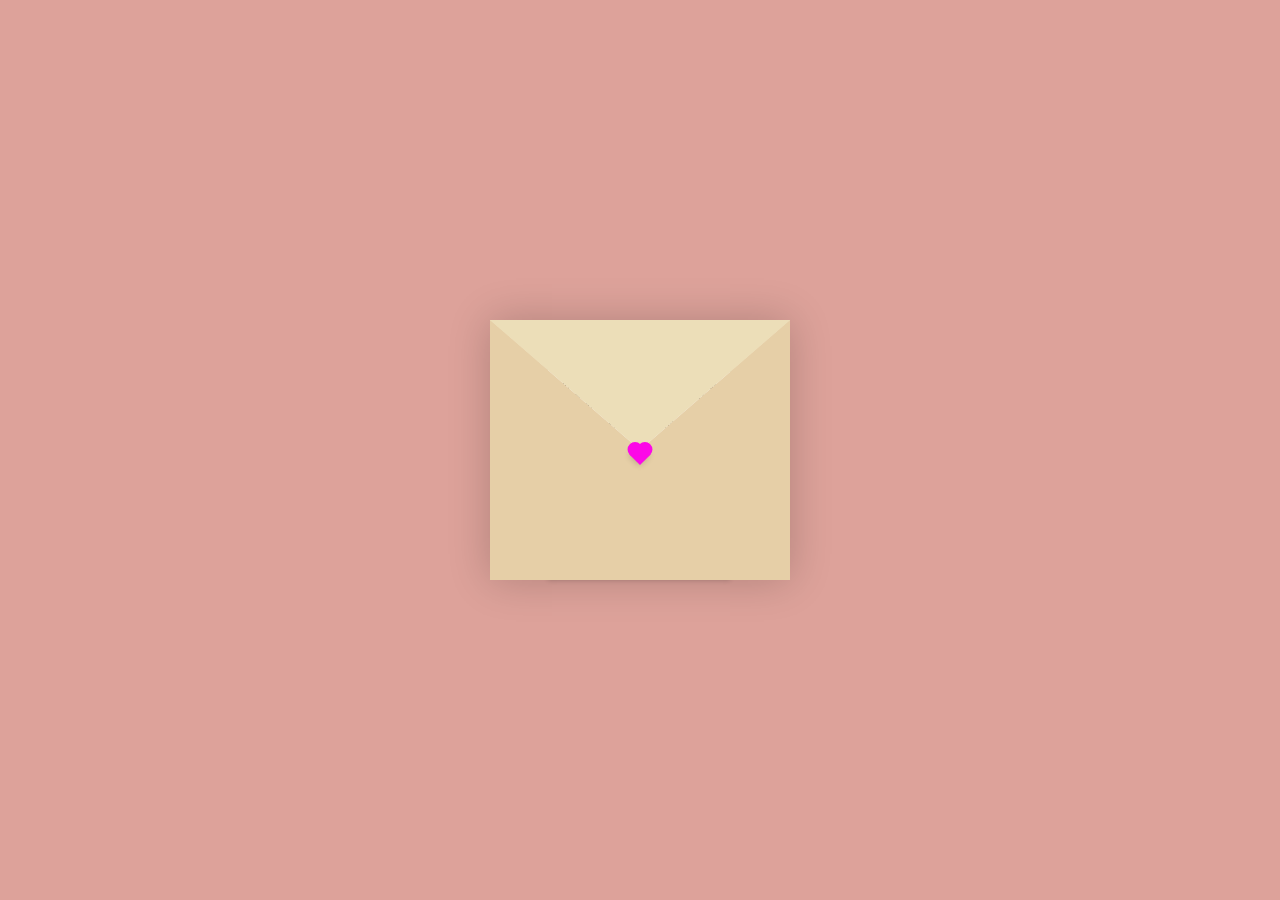
<file: archive/envelope-2024/index.html>
<!DOCTYPE html>
<html lang="en">
<head>
    <meta charset="UTF-8">
    <meta http-equiv="X-UA-Compatible" content="IE=edge">
    <meta name="viewport" content="width=device-width, initial-scale=1.0">
    <title>koi's CSS on envelope and letter</title>
    <link rel="stylesheet" href="./envelope.css">
</head>
<body>
    <div class="container">
        <div class="envelope-wrapper">
            <div class="envelope">
                <div class="letter">
                    <div class="text">
                        <strong>Gửi đến những bóng hồng của Vietsoc Dundee,</strong>
                        <p>
                            Nhân dịp 20/10, xin trân trọng kính mời chị em đến dự bữa cơm thân mật cùng chúng tôi.
                        </p>
                        <p>
                          Ps: Bấm tiếp tục để xem thêm chi tiết nhé!
                        </p>
                    </div>
                </div>
            </div>
            <div class="heart"></div>
        </div>
    </div>
    <div class="btn hidden-btn"> <!-- Add 'hidden-btn' class -->
      <a href="win2.html">Tiếp tục</a>
    </div>
    <script>
        const envelope = document.querySelector('.envelope-wrapper');
        const nextButton = document.querySelector('.btn');
        envelope.addEventListener('click', () => {
            envelope.classList.toggle('flap');
            nextButton.classList.add('show-btn'); // Show the button when the envelope is opened
        });
    </script>
</body>
</html>
</file>
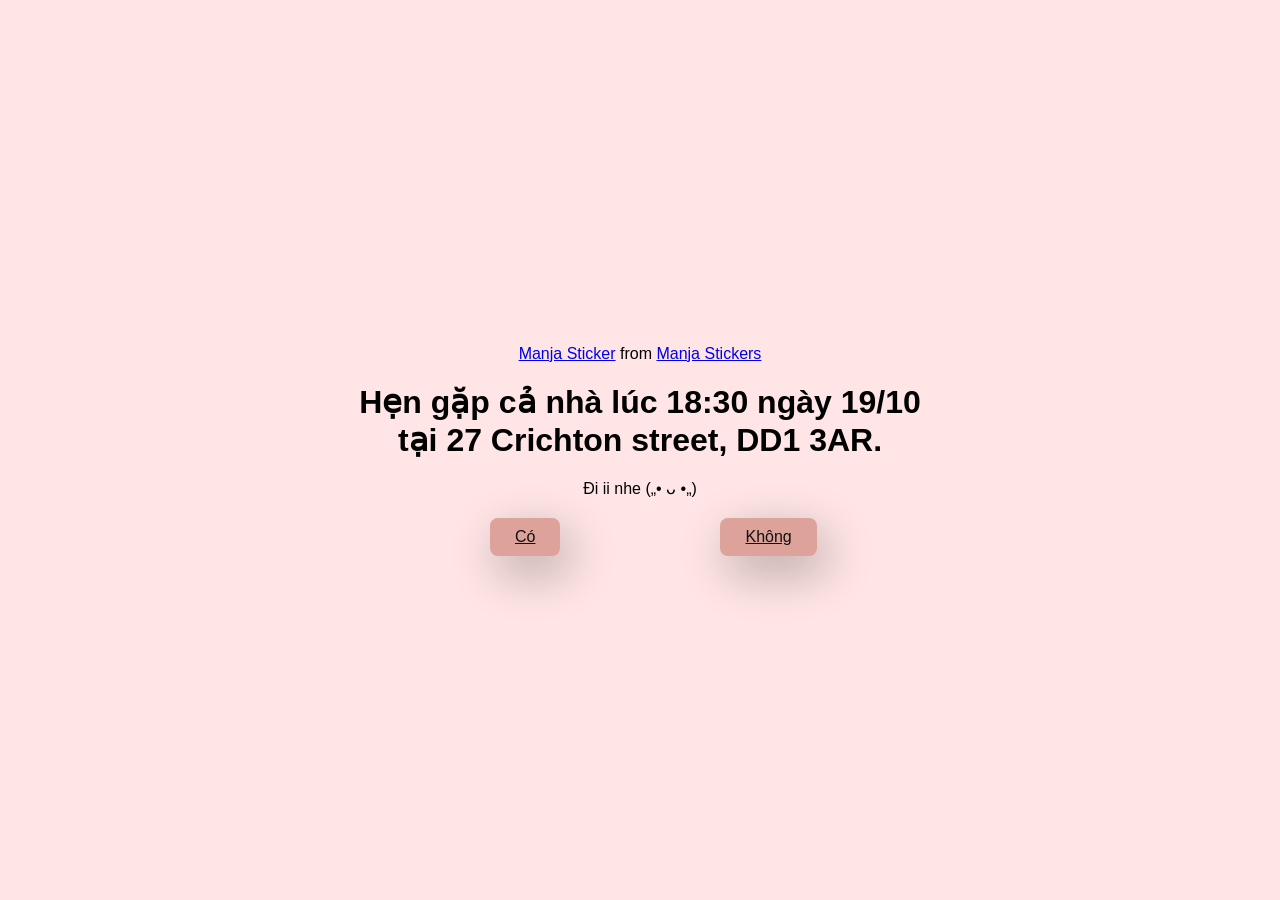
<file: archive/envelope-2024/win2.html>
<!DOCTYPE html>
<html lang="en">
  <head>
    <meta charset="UTF-8" />
    <meta name="viewport" content="width=device-width, initial-scale=1.0" />
    <title>Ask Her Out</title>
    <link rel="stylesheet" href="style.css" />
  </head>
  <body>
    <div class="container">
      <div class="tenor-gif-embed" data-postid="22885016" data-share-method="host" data-aspect-ratio="1.04918" data-width="100%">
        <a href="https://tenor.com/view/manja-gif-22885016">Manja Sticker</a> from 
        <a href="https://tenor.com/search/manja-stickers">Manja Stickers</a>
      </div> 
      <script type="text/javascript" async src="https://tenor.com/embed.js"></script>
      <h1>Hẹn gặp cả nhà lúc 18:30 ngày 19/10 tại 27 Crichton street, DD1 3AR.</h1>
      <p>Đi ii nhe („• ᴗ •„)</p>
      <div class="btn">
        <a href="yes.html">Có</a>
        <a href="#" id="move-random">Không</a>
      </div>
    </div>
    <script src="./script.js"></script>
  </body>
</html>
</file>
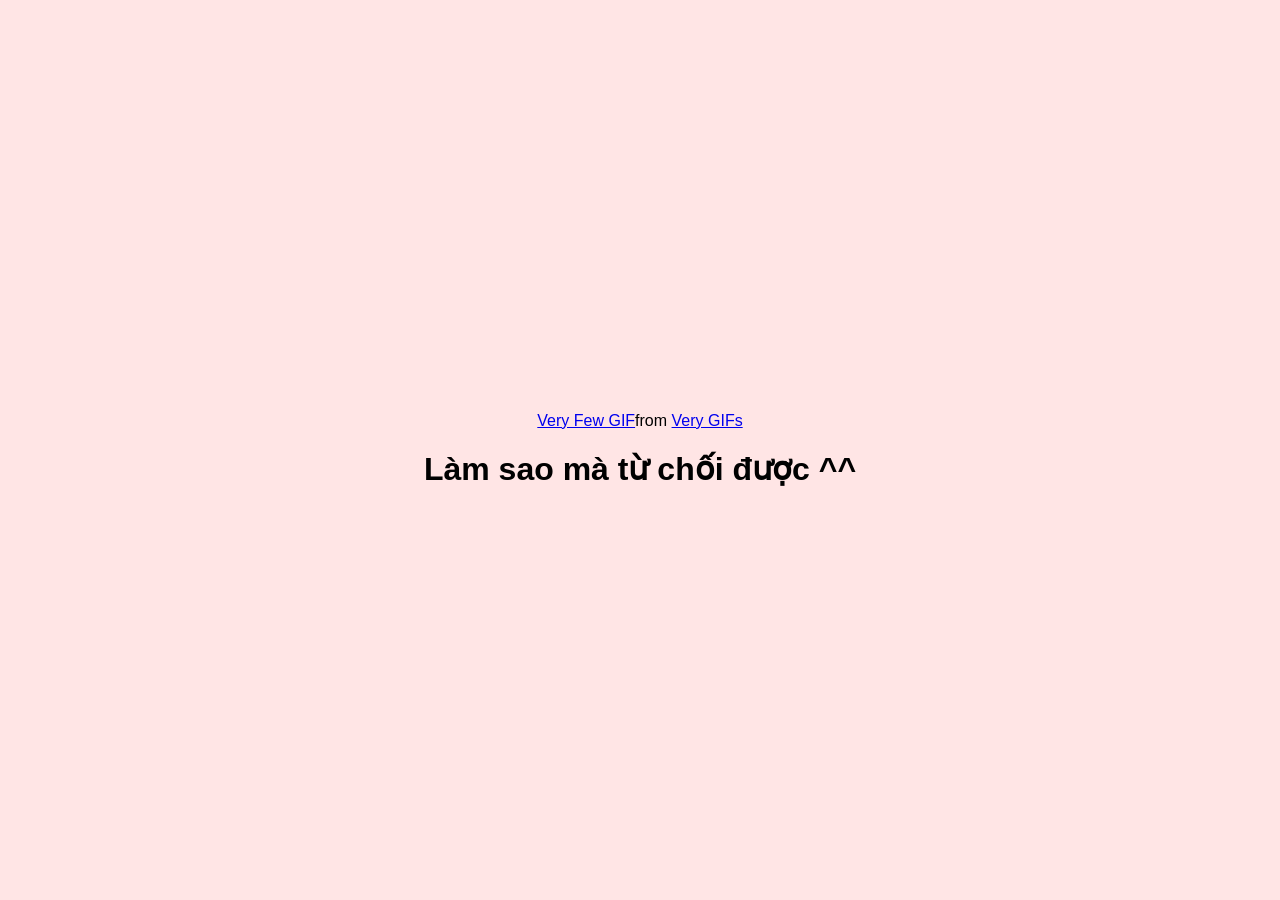
<file: archive/envelope-2024/yes.html>
<!DOCTYPE html>
<html lang="en">
  <head>
    <meta charset="UTF-8" />
    <meta name="viewport" content="width=device-width, initial-scale=1.0" />
    <title>Ask Her Out</title>
    <link rel="stylesheet" href="style.css" />
  </head>
  <body>
    <div class="container">
      <div class="tenor-gif-embed" data-postid="5774098446797898025" data-share-method="host" data-aspect-ratio="1" data-width="100%"><a href="https://tenor.com/view/very-few-people-find-someone-gif-5774098446797898025">Very Few GIF</a>from <a href="https://tenor.com/search/very-gifs">Very GIFs</a></div> <script type="text/javascript" async src="https://tenor.com/embed.js"></script>
      <script type="text/javascript" async src="https://tenor.com/embed.js"></script>
      <h1>Làm sao mà từ chối được ^^</h1>
    </div>
  </body>
</html>
</file>
<file: archive/envelope-2024/envelope.css>
:root{
  --primary: #fff;
  --bg-color: #dda29a;
  --bg-envelope-color: #f5edd1;
  --envelope-tab: #ecdeb8;
  --envelope-cover: #e6cfa7;
  --shadow-color: rgba(0, 0, 0, 0.2);
  --txt-color: #444;
  --heart-color: rgb(252, 8, 231);
}
body{
  margin: 0;
  padding: 0;
  box-sizing: border-box;
  background: var(--bg-color);
  display: flex;
  align-items: center;
  justify-content: center;
}
/* Hide the button initially */
.hidden-btn {
  display: none;
}

/* Show the button after the envelope is opened */
.show-btn {
  display: block;
}

/* Other CSS as in your original code */

.container {
  height: 100vh;
  display: grid;
  place-items: center;
}
.container > .envelope-wrapper {
  background: var(--bg-envelope-color);
  box-shadow: 0 0 40px var(--shadow-color);
}
.envelope-wrapper > .envelope {
  position: relative;
  width: 300px;
  height: 260px;
}
.envelope-wrapper > .envelope::before {
  content: "";
  position: absolute;
  top: 0;
  z-index: 2;
  border-top: 130px solid var(--envelope-tab);
  border-right: 150px solid transparent;
  border-left: 150px solid transparent;
  transform-origin: top;
  transition: all 0.5s ease-in-out 0.7s;
}
.envelope-wrapper > .envelope::after {
  content: "";
  position: absolute;
  z-index: 2;
  width: 0px;
  height: 0px;
  border-top: 130px solid transparent;
  border-right: 150px solid var(--envelope-cover);
  border-bottom: 130px solid var(--envelope-cover);
  border-left: 150px solid var(--envelope-cover);
}
.envelope > .letter {
  position: absolute;
  right: 20%;
  bottom: 0;
  width: 54%;
  height: 80%;
  background: var(--primary);
  text-align: center;
  transition: all 1s ease-in-out;
  box-shadow: 0 0 5px var(--shadow-color);
  padding: 20px 10px;
}

.envelope > .letter > .text {
  font-family: 'Gill Sans', 'Gill Sans MT', Calibri, 'Trebuchet MS', sans-serif;
  color: var(--txt-color);
  text-align: left;
  font-size: 9px;
}
@keyframes bling {
  0% {
    transform: translate(-50%, -20%) rotate(45deg) scale(1);
    box-shadow: 0 1px 6px var(--shadow-color);
  }
  50% {
    transform: translate(-50%, -20%) rotate(45deg) scale(1.2);
    box-shadow: 0 1px 12px var(--shadow-color);
  }
  100% {
    transform: translate(-50%, -20%) rotate(45deg) scale(1);
    box-shadow: 0 1px 6px var(--shadow-color);
  }
}

.heart {
  position: absolute;
  top: 50%;
  left: 50%;
  width: 15px;
  height: 15px;
  background: var(--heart-color);
  z-index: 4;
  transform: translate(-50%, -20%) rotate(45deg);
  transition: transform 0.5s ease-in-out 1s;
  box-shadow: 0 1px 6px var(--shadow-color);
  cursor: pointer;
  animation: bling 1s infinite;
}

.heart:before, 
.heart:after {
  content: "";
  position: absolute;
  width: 15px;
  height: 15px;
  background-color: var(--heart-color);
  border-radius: 50%;
}

.heart:before {
  top: -7.5px;
}

.heart:after {
  right: 7.5px;
}

.btn {
  position: absolute;
  bottom: 40px;
  right: 40px; /* Add some margin for spacing */
}

.btn a {
  background-color: green; /* Background color of the button */
  color: white; /* Set text color to match background */
  padding: 10px 20px; /* Adjust padding as needed */
  border-radius: 8px; /* Make corners round */
  text-decoration: none; /* Remove underline from the link */
  transition: background-color 0.3s ease, box-shadow 0.3s ease; /* Smooth transition for effects */
}

/* Hover effect for shadow */
.btn a:hover {
  box-shadow: 0 4px 10px rgba(0, 0, 0, 0.2); /* Add shadow */
}

/* Active (clicked) effect */
.btn a:active {
  background-color: darkgreen; /* Darker shade when clicked */
  color: darkgreen; /* Match the text color with the clicked background */
}

.flap > .envelope:before {
  transform: rotateX(180deg);
  z-index: 0;
}
.flap > .envelope > .letter {
  bottom: 100px;
  transform: scale(1.5);
  transition-delay: 1s;
}
.flap > .heart {
  transform: rotate(90deg);
  transition-delay: 0.4s;
}
</file>
<file: archive/envelope-2024/style.css>
/* Apply universal styles to all elements */
* {
  margin: 0; /* Remove default margin */
  padding: 0; /* Remove default padding */
  box-sizing: border-box; /* Include padding and border in element's total width and height */
  font-family: sans-serif; /* Set the font family for all text */
}

/* Styles for the body of the document */
body {
  width: 100%; /* Set body width to 100% of the viewport */
  min-height: 100vh; /* Ensure body is at least 100% of the viewport height */
  display: flex; /* Use flexbox for layout */
  justify-content: center; /* Center content horizontally */
  align-items: center; /* Center content vertically */
  background-color: #ffe5e5; /* Set a light pink background color */
}

/* Container styles */
.container {
  display: flex; /* Use flexbox for layout */
  flex-direction: column; /* Arrange children in a column */
  text-align: center; /* Center text alignment */
  gap: 20px; /* Space between child elements */
  max-width: 600px; /* Set a maximum width for the container */
  margin: 20px; /* Add margin around the container */
}

/* Styles for the tenor GIF embed section */
.container .tenor-gif-embed {
  max-width: 600px; /* Limit the maximum width of the GIF embed */
}

/* Button container styles */
.container .btn {
  display: flex; /* Use flexbox for layout */
  gap: 10px; /* Space between button elements */
}

/* Individual button styles */
.btn a {
  background-color: #dda29a; /* Set background color for buttons */
  color: #111; /* Set text color for buttons */
  padding: 10px 25px; /* Add padding inside the buttons */
  border-radius: 8px; /* Round the corners of the buttons */
  box-shadow: 0.5rem 1rem 3rem hsl(0, 0%, 0%, 0.3); /* Add shadow to create a 3D effect */
  text-align: center;
  margin-left: 150px; 
  
}
</file>
